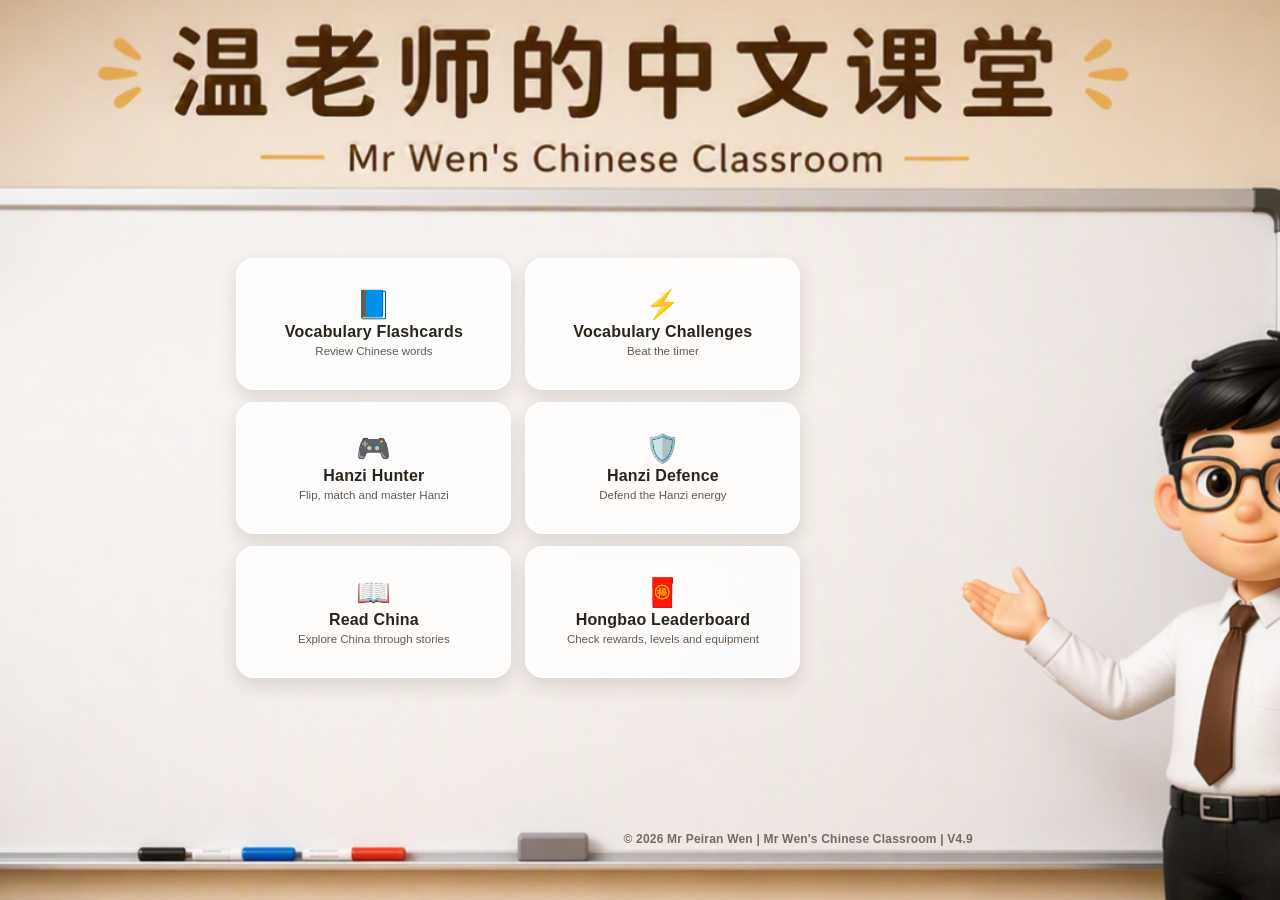
<file: index.html>
<!DOCTYPE html>
<html lang="en">
<head>
  <meta charset="UTF-8">
  <meta name="viewport" content="width=device-width, initial-scale=1.0, viewport-fit=cover">
  <meta name="apple-mobile-web-app-capable" content="yes">
  <meta name="apple-mobile-web-app-status-bar-style" content="default">
  <meta name="apple-mobile-web-app-title" content="Mr Wen's Classroom">
  <title>Mr Wen's Chinese Classroom</title>
  <script src="device-detection.js"></script>
  <link rel="icon" href="assets/images/favicon.ico" sizes="any">
  <link rel="icon" type="image/png" href="assets/images/favicon.png">
  <link rel="apple-touch-icon" href="assets/images/apple-touch-icon.png">
  <link rel="stylesheet" href="style.css">
</head>
<body>
  <main class="classroom-stage" aria-label="Mr Wen's Chinese Classroom homepage">
    <img class="classroom-image classroom-image-landscape" src="assets/images/classroom-home.png" alt="Mr Wen's Chinese Classroom homepage background">
    <img class="classroom-image classroom-image-portrait" src="assets/images/ios-bg.png" alt="Mr Wen's Chinese Classroom portrait homepage background">

    <section class="whiteboard-menu" aria-label="Classroom app menu">
      <a class="app-tile" href="vocab-flashcard/index.html">
        <span class="app-icon">📘</span>
        <span class="app-title">Vocabulary Flashcards</span>
        <span class="app-subtitle">Review Chinese words</span>
      </a>

      <a class="app-tile" href="vocab-challenge/index.html">
        <span class="app-icon">⚡</span>
        <span class="app-title">Vocabulary Challenges</span>
        <span class="app-subtitle">Beat the timer</span>
      </a>

      <a class="app-tile" href="hanzi-hunter/index.html">
        <span class="app-icon">🎮</span>
        <span class="app-title">Hanzi Hunter</span>
        <span class="app-subtitle">Flip, match and master Hanzi</span>
      </a>

      <a class="app-tile" href="hanzi-defence/index.html">
        <span class="app-icon">🛡️</span>
        <span class="app-title">Hanzi Defence</span>
        <span class="app-subtitle">Defend the Hanzi energy</span>
      </a>

      <a class="app-tile" href="read-china/index.html">
        <span class="app-icon">📖</span>
        <span class="app-title">Read China</span>
        <span class="app-subtitle">Explore China through stories</span>
      </a>

      <a class="app-tile" href="hongbao-app/index.html">
        <span class="app-icon">🧧</span>
        <span class="app-title">Hongbao Leaderboard</span>
        <span class="app-subtitle">Check rewards, levels and equipment</span>
      </a>
    </section>

    <div class="whiteboard-credit">© 2026 Mr Peiran Wen | Mr Wen's Chinese Classroom | V4.9</div>
  </main>
</body>
</html>
</file>
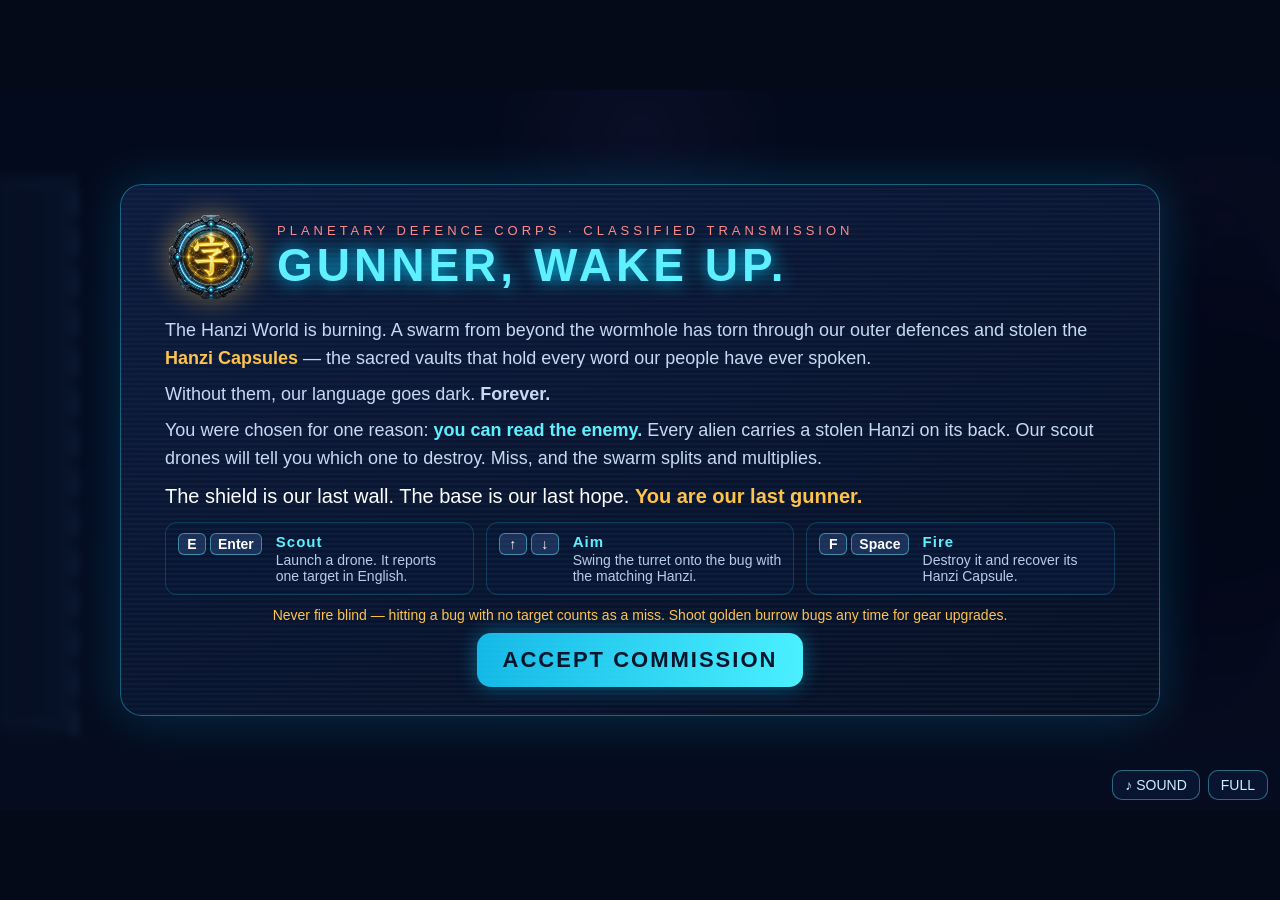
<file: hanzi-defence/index.html>
<!DOCTYPE html>
<html lang="en">
<head>
<meta charset="UTF-8">
<meta name="viewport" content="width=device-width, initial-scale=1">
<title>Hanzi Defence V1.5</title>
<link rel="icon" href="img/favicon.ico" sizes="any">
<link rel="icon" type="image/png" href="img/icon-192.png">
<link rel="apple-touch-icon" href="img/apple-touch-icon.png">
<link rel="stylesheet" href="style.css">
</head>
<body>
<div id="stage">
  <canvas id="game" width="1280" height="720"></canvas>

  <div id="intro" class="screen">
    <div class="intro-box">
      <div class="intro-head">
        <img src="img/logo.png" alt="" class="intro-logo">
        <div>
          <div class="intro-tag">PLANETARY DEFENCE CORPS · CLASSIFIED TRANSMISSION</div>
          <div class="intro-title">GUNNER, WAKE UP.</div>
        </div>
      </div>
      <div class="intro-story">
        <p>The Hanzi World is burning. A swarm from beyond the wormhole has torn through our outer defences and stolen the <b class="gold">Hanzi Capsules</b> — the sacred vaults that hold every word our people have ever spoken.</p>
        <p>Without them, our language goes dark. <b>Forever.</b></p>
        <p>You were chosen for one reason: <b class="cyan">you can read the enemy.</b> Every alien carries a stolen Hanzi on its back. Our scout drones will tell you which one to destroy. Miss, and the swarm splits and multiplies.</p>
        <p class="last">The shield is our last wall. The base is our last hope. <b class="gold">You are our last gunner.</b></p>
      </div>
      <div class="intro-ops">
        <div class="op"><span id="kScan"></span><div><b>Scout</b>Launch a drone. It reports one target in English.</div></div>
        <div class="op"><span id="kAim"></span><div><b>Aim</b>Swing the turret onto the bug with the matching Hanzi.</div></div>
        <div class="op"><span id="kFire"></span><div><b>Fire</b>Destroy it and recover its Hanzi Capsule.</div></div>
      </div>
      <div class="intro-warn">Never fire blind — hitting a bug with no target counts as a miss. Shoot golden burrow bugs any time for gear upgrades.</div>
      <button type="button" id="btnAccept" class="big-btn accept-btn">ACCEPT COMMISSION</button>
    </div>
  </div>

  <div id="menu" class="screen hidden">
    <div class="menu-box">
      <div class="title-row">
        <img src="img/logo.png" alt="Hanzi Defence logo" class="menu-logo">
        <div>
          <div class="logo">HANZI <span>DEFENCE</span></div>
          <div class="tag">Choose your planet, sector and missions, gunner.</div>
        </div>
      </div>
      <div class="menu-grid">
        <div class="col">
          <label>Planet</label>
          <div id="planetBox" class="planet-box"></div>
          <label>Sector</label>
          <select id="selTopic"></select>
          <label>Missions <small>(choose one or more)</small></label>
          <div id="listBox" class="list-box"></div>
          <div id="poolInfo" class="pool-info"></div>
        </div>
        <div class="col">
          <label>Threat Level</label>
          <div id="diffBox" class="diff-box">
            <button type="button" data-d="easy" class="diff on">Easy<small>10 capsules · 3 bugs</small></button>
            <button type="button" data-d="normal" class="diff">Normal<small>15 capsules · 4 bugs</small></button>
            <button type="button" data-d="hard" class="diff">Hard<small>20 capsules · 5 bugs</small></button>
          </div>
          <label>Controls</label>
          <div id="keySummary" class="keys"></div>
          <div class="btn-row">
            <button type="button" id="btnSettingsMenu" class="ghost-btn">⚙ Settings</button>
            <button type="button" id="btnStart" class="big-btn grow">LAUNCH DEFENCE</button>
          </div>
        </div>
      </div>
    </div>
  </div>

  <div id="brief" class="screen hidden">
    <div class="brief-box">
      <div class="brief-title">MISSION BRIEFING</div>
      <div id="briefWhere" class="brief-where"></div>
      <div id="briefText" class="brief-main"></div>
      <div id="briefKeys" class="brief-keys"></div>
      <div class="brief-note">Scout first, then fire. Hitting a bug with no target = −20 and it splits.</div>
      <button type="button" id="btnReady" class="big-btn ready-btn">I'M READY</button>
      <div id="readyHint" class="ready-hint"></div>
    </div>
  </div>

  <div id="pause" class="screen hidden">
    <div class="brief-box">
      <div class="brief-title">PAUSED</div>
      <div class="pause-btns">
        <button type="button" id="btnResume" class="big-btn">Resume</button>
        <button type="button" id="btnSettingsPause" class="ghost-btn">⚙ Settings</button>
        <button type="button" id="btnQuit" class="ghost-btn">Quit to Menu</button>
      </div>
    </div>
  </div>

  <div id="settings" class="screen hidden">
    <div class="set-box">
      <div class="brief-title">KEY SETTINGS</div>
      <div class="set-hint">Click a key box, then press the new key. Esc always pauses.</div>
      <table class="set-table">
        <thead><tr><th>Action</th><th>Main key</th><th>Backup key</th></tr></thead>
        <tbody id="setBody"></tbody>
      </table>
      <div id="setMsg" class="set-msg" aria-live="polite"></div>
      <div class="pause-btns">
        <button type="button" id="btnSetDefault" class="ghost-btn">Restore Defaults</button>
        <button type="button" id="btnSetDone" class="big-btn">Done</button>
      </div>
    </div>
  </div>

  <div id="results" class="screen hidden">
    <div class="res-box">
      <div id="resTitle" class="res-title"></div>
      <div id="resStars" class="res-stars"></div>
      <div id="resStats" class="res-stats"></div>
      <div class="wall-wrap">
        <div class="wall-col">
          <div class="wall-h">Recovered Capsules</div>
          <div id="wallGood" class="wall"></div>
        </div>
        <div class="wall-col">
          <div class="wall-h review">Needs Review</div>
          <div id="wallReview" class="wall"></div>
        </div>
      </div>
      <div id="detail" class="detail">Click a capsule to review it.</div>
      <div class="res-btns">
        <button type="button" id="btnAgain" class="big-btn">Play Again</button>
        <button type="button" id="btnPractise" class="big-btn amber">Practise Review Words</button>
        <button type="button" id="btnMenu" class="ghost-btn">Menu</button>
      </div>
    </div>
  </div>

  <div class="corner">
    <div id="soundPanel" class="sound-panel hidden">
      <div class="sp-row">
        <button type="button" id="tglMusic" class="tgl on" aria-pressed="true">Music</button>
        <input type="range" id="volMusic" min="0" max="100" value="55" aria-label="Music volume">
      </div>
      <div class="sp-row">
        <button type="button" id="tglSfx" class="tgl on" aria-pressed="true">Effects</button>
        <input type="range" id="volSfx" min="0" max="100" value="80" aria-label="Sound effects volume">
      </div>
    </div>
    <button type="button" id="btnSound" title="Sound">♪ SOUND</button>
    <button type="button" id="btnFull" title="Fullscreen">FULL</button>
  </div>
</div>
<script src="vocabulary-data.js"></script>
<script src="app.js"></script>
</body>
</html>
</file>
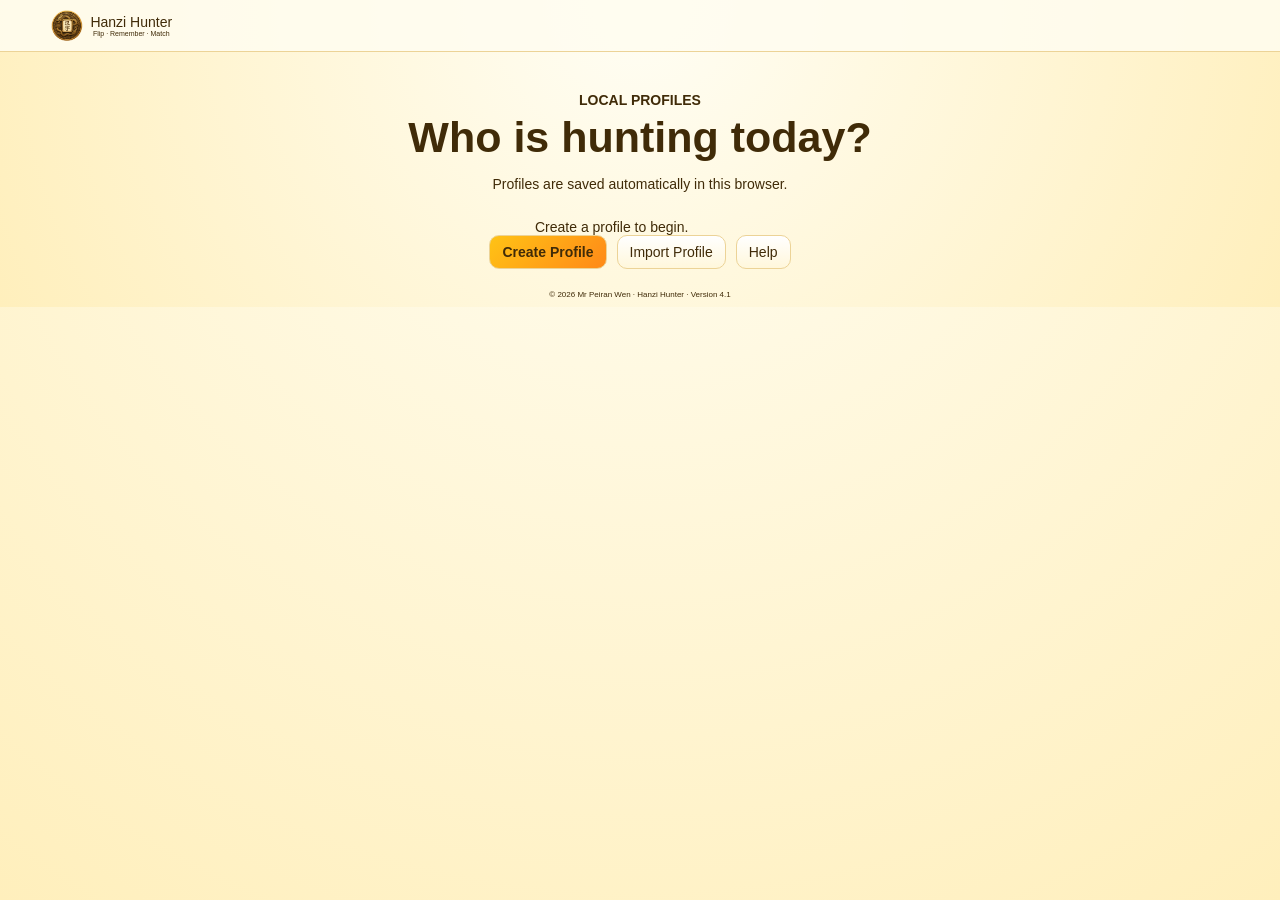
<file: hanzi-hunter/index.html>
<!doctype html><html lang="en-AU"><head><meta charset="utf-8"><meta name="viewport" content="width=device-width,initial-scale=1"><title>Hanzi Hunter V4.1</title><link rel="icon" href="img/icon-32.png"><link rel="stylesheet" href="style.css"></head><body><header><button id="logo" class="brand"><img src="img/logo.png"><span>Hanzi Hunter<small>Flip · Remember · Match</small></span></button><nav id="nav" class="hidden"><button id="recordsBtn">Records</button><button id="helpBtn">Help</button><button id="switchBtn">Switch Profile</button><span id="chip"></span></nav></header><main><section id="profiles" class="screen active"><div class="intro"><b>LOCAL PROFILES</b><h1>Who is hunting today?</h1><p>Profiles are saved automatically in this browser.</p></div><div id="profileGrid" class="profile-grid"></div><div class="actions"><button id="createBtn" class="primary">Create Profile</button><button id="importBtn">Import Profile</button><button id="profileHelpBtn">Help</button></div></section><section id="setup" class="screen"><div class="page-head"><div><b>NEW GAME</b><h1>Prepare your hunt</h1></div><button id="backBtn">Back</button></div><div id="setupRoot"></div><div class="start"><button id="startBtn" class="primary" disabled>Start Game</button></div></section><section id="spinner" class="screen"><div class="spinner-box panel"><b>STARTING PLAYER</b><h1>Choose the Starting Player</h1><div class="spin-row"><div id="sp1"></div><img id="arrow" tabindex="0" src="img/spinner.png"><div id="sp2"></div></div><button id="spinBtn" class="primary">Spin to Choose</button></div></section><section id="game" class="screen"><div class="game-shell"><aside id="left" class="info"></aside><section class="table"><div class="table-head"><div><b id="topicLabel"></b><small id="listLabel"></small></div><b id="turnLabel"></b><button id="endBtn">End Game</button></div><div id="board"></div></section><aside id="right" class="info"></aside></div></section></main><footer>© 2026 Mr Peiran Wen · Hanzi Hunter · Version 4.1</footer><dialog id="profileDlg"><form id="profileForm" class="modal profile-modal"><button type="button" class="close">×</button><h2 id="profileHeading"></h2><label>Name<input id="profileName" maxlength="24" placeholder="Enter profile name"></label><fieldset><legend>Choose an avatar</legend><div id="avatarGrid" class="avatar-grid"></div></fieldset><fieldset><legend>Year level</legend><div id="yearGrid" class="year-grid"></div></fieldset><button id="saveProfileBtn" class="primary" disabled>Save Profile</button></form></dialog><dialog id="starterDlg"><div class="modal centre"><h2><span id="starterName"></span> starts first!</h2><div class="actions"><button id="beginBtn" class="primary">Begin Game</button><button id="respinBtn">Re-spin</button></div></div></dialog><dialog id="timeoutDlg"><div class="modal centre"><h2>Time is up</h2><button id="timeoutOk" class="primary">OK · Switch Player</button></div></dialog><dialog id="helpDlg"><div class="modal"><button class="close">×</button><h2>How to Play</h2><p>Choose a profile and game settings, then match Hanzi with pinyin, English, or both.</p></div></dialog><dialog id="recordsDlg"><div class="modal"><button class="close">×</button><h2>Records</h2><div id="recordList"></div></div></dialog><dialog id="resultDlg"><div class="modal result-modal centre"><b id="resultEyebrow"></b><div id="resultHero"></div><div id="resultPlayers"></div><p id="resultReason"></p><div class="actions"><button id="againBtn" class="primary">Play Again</button><button id="changeBtn">Change Setup</button></div></div></dialog><input id="fileInput" type="file" accept=".json" hidden><script src="vocabulary-data.js"></script><script src="app.js"></script></body></html>
</file>
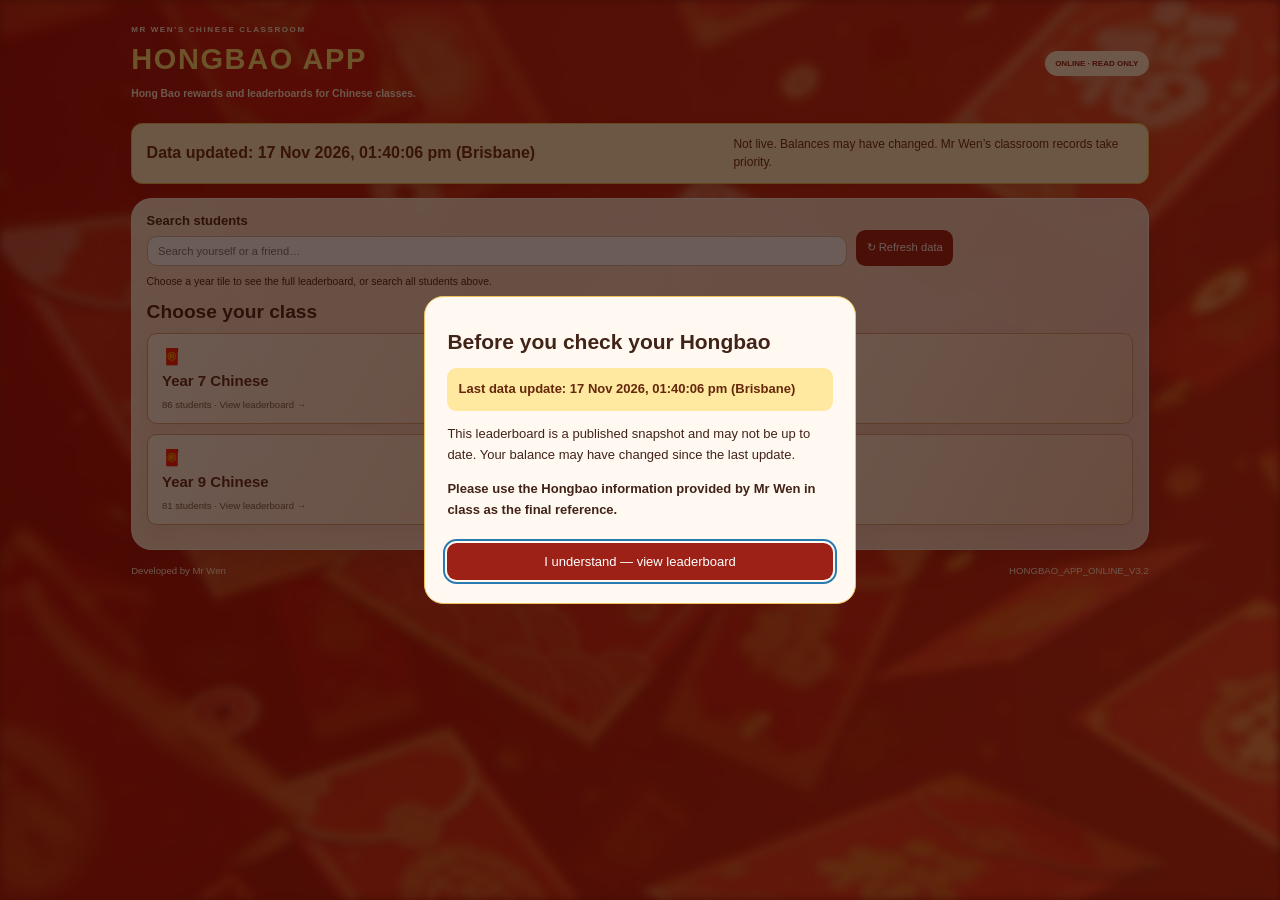
<file: hongbao-app/index.html>
<!doctype html><html lang="en-AU"><head><meta charset="utf-8"><meta name="viewport" content="width=device-width,initial-scale=1"><meta name="robots" content="noindex,nofollow"><title>HONGBAO APP ONLINE</title><link rel="stylesheet" href="styles/style.css?v=3.2"><script defer src="scripts/app.js?v=3.2"></script><link rel="icon" type="image/svg+xml" href="favicon.svg?v=3.2"></head><body><div class="background" aria-hidden="true"></div><main><header><div><p class="eyebrow">MR WEN’S CHINESE CLASSROOM</p><h1>HONGBAO APP</h1><p>Hong Bao rewards and leaderboards for Chinese classes.</p></div><span class="pill">ONLINE · READ ONLY</span></header><div class="data-strip"><span id="updated" role="status">Loading published data…</span><small>Not live. Balances may have changed. Mr Wen’s classroom records take priority.</small></div><section class="panel"><div class="toolbar"><div><label for="search">Search students</label><input id="search" type="search" maxlength="100" placeholder="Search yourself or a friend…" disabled autocomplete="off"></div><button id="refresh" type="button">↻ Refresh data</button></div><div id="localPreview" hidden><label for="localJson">Local preview: choose your exported JSON</label><input id="localJson" type="file" accept=".json,application/json"><p><small>This previews a file on this device only. It does not upload or change published data.</small></p></div><p id="status" role="status" aria-live="polite">Loading…</p><div class="boardheading"><button id="back" type="button" hidden>← All year levels</button><h2 id="boardTitle">Choose your class</h2></div><nav id="tiles" class="tiles" aria-label="Choose a year level"></nav><div id="results" class="results"></div></section><footer><span>Developed by Mr Wen</span><span>HONGBAO_APP_ONLINE_V3.2</span></footer></main><dialog id="dataNotice" aria-labelledby="noticeTitle"><h2 id="noticeTitle">Before you check your Hongbao</h2><p id="noticeTime" class="notice-time"></p><p>This leaderboard is a published snapshot and may not be up to date. Your balance may have changed since the last update.</p><p><strong>Please use the Hongbao information provided by Mr Wen in class as the final reference.</strong></p><button id="noticeOk" type="button" autofocus>I understand — view leaderboard</button></dialog><dialog id="detail"><button type="button" id="close" class="close" aria-label="Close details">✕</button><div id="detailBody"></div></dialog></body></html>
</file>
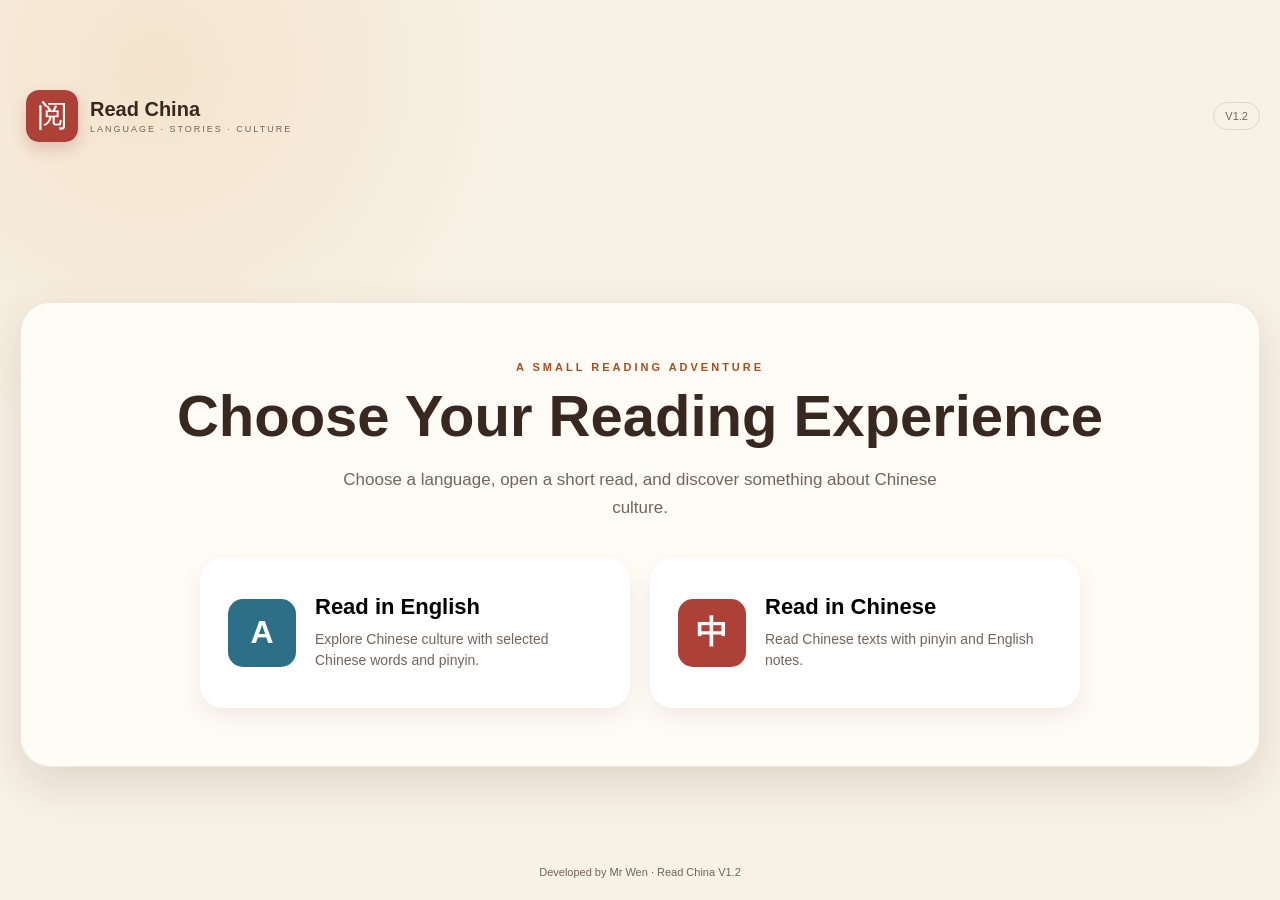
<file: read-china/index.html>
<!DOCTYPE html>
<html lang="en-AU">
<head>
  <meta charset="UTF-8">
  <meta name="viewport" content="width=device-width, initial-scale=1.0">
  <meta name="theme-color" content="#f7efe2">
  <title>Read China | Version 1.2</title>
  <link rel="icon" href="favicon.svg" type="image/svg+xml">
  <link rel="stylesheet" href="style.css">
</head>
<body>
  <div class="app-shell">
    <header class="topbar">
      <button class="brand" id="homeButton" type="button" aria-label="Return to home">
        <img class="brand-logo" src="favicon.svg" alt="Read China logo">
        <span><strong>Read China</strong><small>LANGUAGE · STORIES · CULTURE</small></span>
      </button>
      <span class="version">V1.2</span>
    </header>

    <main>
      <section class="screen active" id="welcomeScreen" aria-labelledby="welcomeTitle">
        <div class="welcome-card">
          <p class="eyebrow">A SMALL READING ADVENTURE</p>
          <h1 id="welcomeTitle">Choose Your Reading Experience</h1>
          <p class="intro">Choose a language, open a short read, and discover something about Chinese culture.</p>
          <div class="mode-grid">
            <button class="mode-card english" type="button" data-mode="en">
              <span class="mode-icon">A</span>
              <span class="mode-copy"><strong>Read in English</strong><small>Explore Chinese culture with selected Chinese words and pinyin.</small></span>
            </button>
            <button class="mode-card chinese" type="button" data-mode="zh">
              <span class="mode-icon hanzi">中</span>
              <span class="mode-copy"><strong>Read in Chinese</strong><small>Read Chinese texts with pinyin and English notes.</small></span>
            </button>
          </div>
        </div>
      </section>

      <section class="screen" id="shelfScreen" aria-labelledby="shelfTitle">
        <div class="section-heading">
          <button class="back-button" type="button" data-back="welcome">← Back</button>
          <p class="eyebrow">YOUR BOOKSHELF</p>
          <h2 id="shelfTitle">English Bookshelf</h2>
          <p id="shelfSubtitle">Choose a short read and begin exploring.</p>
        </div>
        <div class="bookshelf" id="bookshelf" aria-label="Reading bookshelf"></div>
      </section>

      <section class="screen" id="readerScreen" aria-labelledby="articleTitle">
        <div class="reader-top">
          <button class="back-button" type="button" data-back="shelf">← Back to Bookshelf</button>
          <div class="reader-tools" id="readerTools">
            <button class="tool-button selected" id="pinyinToggle" type="button" aria-pressed="true">Pinyin</button>
            <button class="tool-button selected" id="notesToggle" type="button" aria-pressed="true">English Notes</button>
            <button class="tool-button" id="fontButton" type="button" aria-label="Increase text size">A+</button>
          </div>
        </div>
        <article class="reader-paper" id="articleContainer">
          <header class="article-cover">
            <span class="article-emoji" id="articleEmoji"></span>
            <div class="cover-copy"><p class="article-category" id="articleCategory"></p><h2 id="articleTitle"></h2><p class="article-summary" id="articleSummary"></p></div>
          </header>
          <div class="article-body" id="articleBody"></div>
          <aside class="culture-note" id="cultureNote"></aside>
        </article>
      </section>
    </main>
    <footer>Developed by Mr Wen · Read China V1.2</footer>
  </div>
  <script src="data.js"></script>
  <script src="script.js"></script>
</body>
</html>
</file>
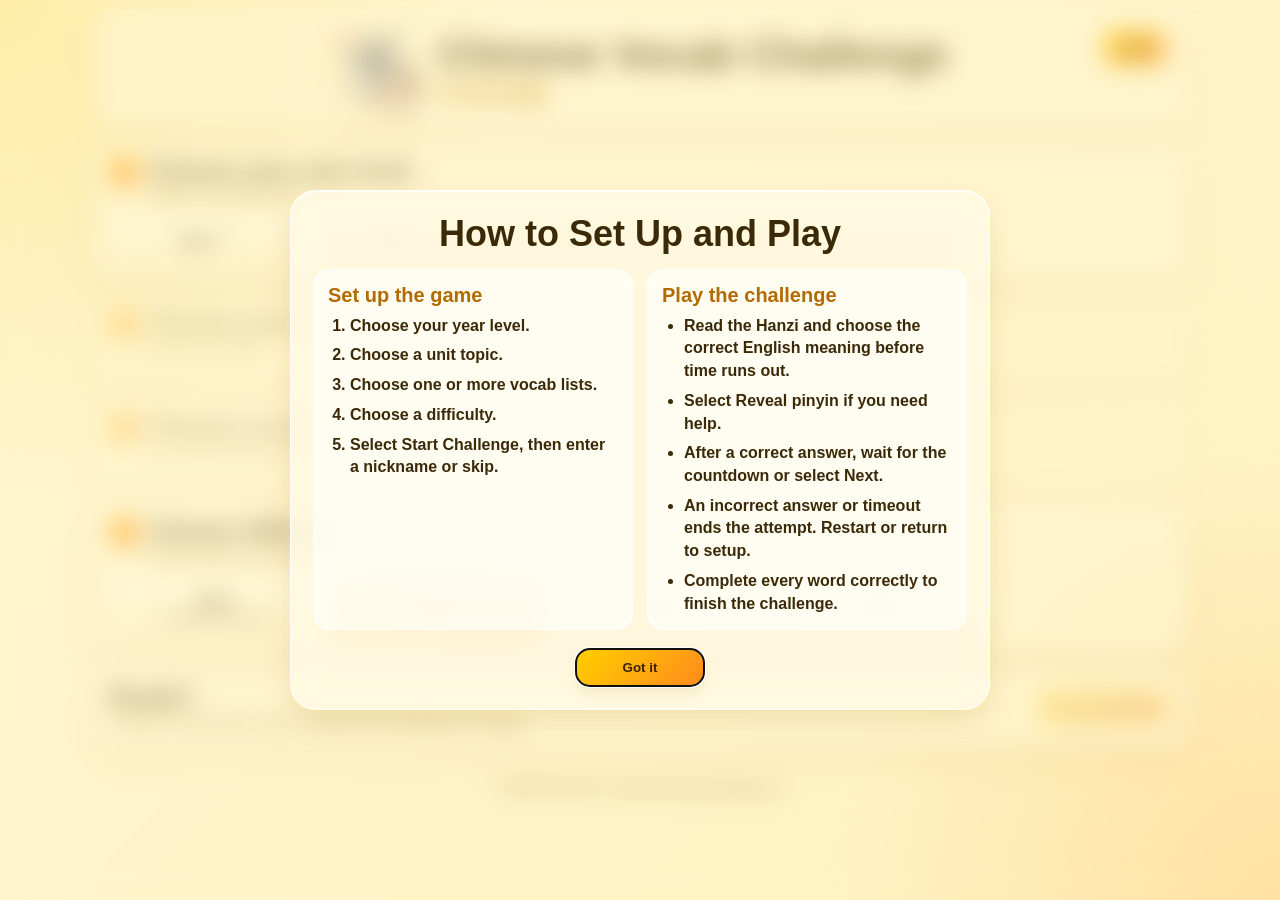
<file: vocab-challenge/index.html>
<!doctype html><html lang="en"><head><meta charset="utf-8"/><meta name="viewport" content="width=device-width, initial-scale=1"/><title>Chinese Vocab Challenge v2.1</title><link rel="stylesheet" href="challenge-style.css"/><link rel="icon" type="image/png" sizes="16x16" href="assets/icons/icon-16.png"/><link rel="icon" type="image/png" sizes="48x48" href="assets/icons/icon-48.png"/><link rel="icon" type="image/png" sizes="192x192" href="assets/icons/icon-192.png"/><link rel="apple-touch-icon" href="assets/icons/apple-touch-icon.png"/><link rel="manifest" href="site.webmanifest"/></head><body><main class="app-shell"><section id="setupScreen" class="screen screen-active"><header class="hero glass-panel"><img class="home-logo" src="assets/images/logo.png" alt="Chinese Vocab Challenge logo"/><div class="hero-title-block"><h1>Chinese Vocab Challenge</h1><div class="hero-badge chinese-text">中文词汇挑战</div></div><button id="helpBtn" class="help-btn" type="button" aria-haspopup="dialog">Help</button></header><section class="setup-grid linear-setup"><div class="setup-card glass-panel year-card"><div class="step-heading"><span>1</span><div><h2>Choose your year level</h2><p>Select one year level.</p></div></div><div id="yearButtons" class="choice-grid year-choice-grid"></div></div><div id="topicSection" class="setup-card glass-panel disabled-section"><div class="step-heading"><span>2</span><div><h2>Choose your unit topic</h2><p>Select one topic.</p></div></div><div id="topicButtons" class="choice-grid setup-choice-grid"></div></div><div id="listSection" class="setup-card glass-panel disabled-section"><div class="step-heading"><span>3</span><div><h2>Choose vocab list</h2><p>You can choose one or multiple lists.</p></div></div><div id="listButtons" class="choice-grid setup-choice-grid"></div></div><div class="setup-card glass-panel"><div class="step-heading"><span>4</span><div><h2>Choose difficulty</h2><p>Expert gives you less and less time for each word.</p></div></div><div id="difficultyButtons" class="choice-grid difficulty-choice-grid"></div></div></section><section class="launch-card glass-panel"><div><h2>Ready?</h2><p id="setupSummary">Choose a year level, topic, vocab list and difficulty to begin.</p></div><button id="startChallengeBtn" class="primary-action" type="button" disabled>Start Challenge</button></section><p id="dataStatus" class="data-status"></p></section><section id="gameScreen" class="screen"><header class="game-top glass-panel"><div><h1>Chinese Vocab Challenge</h1><p id="playerLine" class="player-line">Player: —</p><p id="challengeMeta"></p></div><button id="quitBtn" class="small-glass-btn" type="button">Back to Setup</button></header><section class="timer-panel glass-panel"><div><span>Word time</span><strong id="wordTimer">—</strong></div><div><span>Time used</span><strong id="elapsedTimer">00:00</strong></div></section><div class="progress-wrap" aria-label="Challenge progress"><div id="progressBar" class="progress-bar"></div></div><p id="progressText" class="progress-text">0/0</p><section class="question-card glass-panel"><div class="pinyin-slot"><button id="togglePinyinBtn" class="small-glass-btn pinyin-button" type="button">Reveal pinyin</button><div id="pinyinDisplay" class="pinyin-display chinese-text" aria-live="polite">—</div></div><div id="hanziDisplay" class="hanzi-display chinese-text">—</div></section><section id="optionGrid" class="option-grid"></section></section><section id="resultScreen" class="screen"><div class="result-card glass-panel"><div class="celebration">🎉</div><h1>Congratulations!</h1><p>You completed the challenge with 100% correct answers.</p><dl class="result-list"><div><dt>Nickname</dt><dd id="resultNickname">—</dd></div><div><dt>Date & Time</dt><dd id="resultDateTime">—</dd></div><div><dt>Year Level</dt><dd id="resultYear">—</dd></div><div><dt>Topic</dt><dd id="resultTopic">—</dd></div><div><dt>Vocab Lists</dt><dd id="resultLists">—</dd></div><div><dt>Difficulty</dt><dd id="resultDifficulty">—</dd></div><div><dt>Words Completed</dt><dd id="resultWords">—</dd></div><div><dt>Time Used</dt><dd id="resultTime">—</dd></div></dl><button id="resultRestartBtn" class="primary-action" type="button">Start Another Challenge</button></div></section></main><footer class="app-footer">© 2026 Peiran Wen · Chinese Vocab Challenge v2.1</footer><div id="helpModal" class="feedback-modal help-modal" role="dialog" aria-modal="true" aria-labelledby="helpTitle" hidden><div class="help-card glass-panel"><h2 id="helpTitle">How to Set Up and Play</h2><div class="help-content"><section><h3>Set up the game</h3><ol><li>Choose your year level.</li><li>Choose a unit topic.</li><li>Choose one or more vocab lists.</li><li>Choose a difficulty.</li><li>Select <strong>Start Challenge</strong>, then enter a nickname or skip.</li></ol></section><section><h3>Play the challenge</h3><ul><li>Read the Hanzi and choose the correct English meaning before time runs out.</li><li>Select <strong>Reveal pinyin</strong> if you need help.</li><li>After a correct answer, wait for the countdown or select <strong>Next</strong>.</li><li>An incorrect answer or timeout ends the attempt. Restart or return to setup.</li><li>Complete every word correctly to finish the challenge.</li></ul></section></div><button id="closeHelpBtn" class="primary-action help-got-it" type="button">Got it</button></div></div><div id="nicknameModal" class="feedback-modal" hidden><div class="nickname-card glass-panel"><h2>Choose a Nickname</h2><p class="nickname-message"><strong>Please type a nickname to start.</strong> Your nickname is only shown on this device during the challenge and on the result screen. It is not saved, stored, or sent anywhere. If you refresh or close the page, it disappears.</p><input id="nicknameInput" class="nickname-input" type="text" maxlength="20" placeholder="Type a nickname…" autocomplete="off"/><div class="nickname-actions"><button id="startWithNicknameBtn" class="primary-action" type="button">Start with Nickname</button><button id="skipNicknameBtn" class="small-glass-btn" type="button">Skip Nickname</button></div></div></div><div id="feedbackModal" class="feedback-modal" hidden><div id="feedbackCard" class="feedback-card glass-panel"><h2 id="feedbackTitle">—</h2><p id="feedbackMessage">—</p><div id="correctCountdown" class="countdown-pill" hidden>Next word in <strong id="countdownNumber">5</strong></div><button id="nextNowBtn" class="primary-action next-action" type="button" hidden>Next</button><button id="modalRestartBtn" class="primary-action danger-action" type="button" hidden>Restart Challenge</button><button id="modalSetupBtn" class="small-glass-btn setup-return-action" type="button" hidden>Return to Setup</button></div></div><script src="vocab-challenge-data.js"></script><script src="challenge-script.js"></script></body></html>
</file>
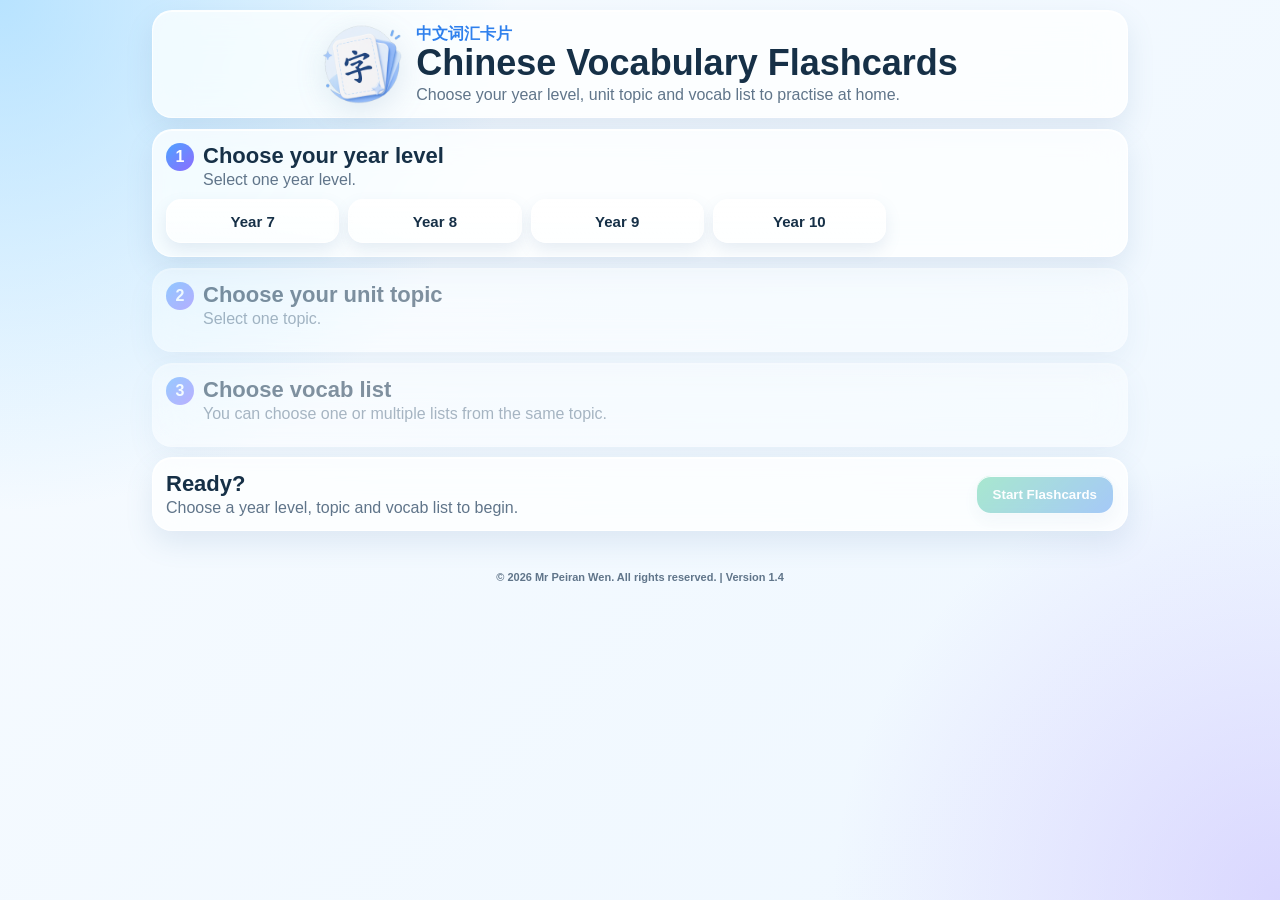
<file: vocab-flashcard/index.html>
<!doctype html>
<html lang="en">
<head>
  <meta charset="utf-8" />
  <meta name="viewport" content="width=device-width, initial-scale=1" />
  <title>Chinese Vocabulary Flashcards</title>
  <meta name="description" content="Chinese Vocabulary Flashcards for student home practice." />
  <link rel="stylesheet" href="flashcards-style.css" />
  <link rel="icon" href="images/favicon.ico" sizes="any" />
  <link rel="icon" type="image/png" sizes="32x32" href="images/icon-32.png" />
  <link rel="icon" type="image/png" sizes="192x192" href="images/icon-192.png" />
  <link rel="apple-touch-icon" href="images/apple-touch-icon.png" />
  <link rel="manifest" href="site.webmanifest" />
</head>
<body>
  <main class="app-shell">
    <section id="setupScreen" class="screen screen-active" aria-label="Flashcard setup">
      <header class="hero glass-panel">
        <img class="home-logo" src="images/logo.png" alt="Chinese Vocabulary Flashcards logo" />
        <div class="hero-title-block">
          <p class="hero-badge chinese-text">中文词汇卡片</p>
          <h1>Chinese Vocabulary Flashcards</h1>
          <p>Choose your year level, unit topic and vocab list to practise at home.</p>
        </div>
      </header>
      <section class="setup-grid linear-setup">
        <div class="setup-card glass-panel year-card">
          <div class="step-heading"><span>1</span><div><h2>Choose your year level</h2><p>Select one year level.</p></div></div>
          <div id="yearButtons" class="choice-grid year-choice-grid"></div>
        </div>
        <div id="topicSection" class="setup-card glass-panel disabled-section">
          <div class="step-heading"><span>2</span><div><h2>Choose your unit topic</h2><p>Select one topic.</p></div></div>
          <div id="topicButtons" class="choice-grid setup-choice-grid"></div>
        </div>
        <div id="listSection" class="setup-card glass-panel disabled-section">
          <div class="step-heading"><span>3</span><div><h2>Choose vocab list</h2><p>You can choose one or multiple lists from the same topic.</p></div></div>
          <div id="listButtons" class="choice-grid setup-choice-grid"></div>
        </div>
      </section>
      <section class="launch-card glass-panel">
        <div><h2>Ready?</h2><p id="setupSummary">Choose a year level, topic and vocab list to begin.</p></div>
        <button id="startFlashcardsBtn" class="primary-action" type="button" disabled>Start Flashcards</button>
      </section>
      <p id="dataStatus" class="data-status"></p>
    </section>
    <section id="flashcardScreen" class="screen" aria-label="Flashcard practice">
      <header class="game-top glass-panel">
        <div><h1>Chinese Vocabulary Flashcards</h1><p id="flashcardMeta"></p></div>
        <button id="backToSetupBtn" class="small-glass-btn" type="button">Back to Setup</button>
      </header>
      <div class="progress-wrap" aria-label="Flashcard progress"><div id="progressBar" class="progress-bar"></div></div>
      <p id="progressText" class="progress-text">0/0</p>
      <section class="flashcard-area">
        <button id="prevBtn" class="nav-btn glass-panel" type="button" aria-label="Previous card">←</button>
        <article class="flashcard-card glass-panel" aria-live="polite">
          <div class="card-top-row"><p id="cardNumber" class="card-number">Card 1 of 1</p><p id="listBadge" class="list-badge">Vocab List</p></div>
          <div id="cardContent" class="card-content">
            <div class="answer-zone pinyin-zone"><button id="revealPinyinBtn" class="small-glass-btn reveal-btn" type="button">Reveal pinyin</button><div id="pinyinDisplay" class="pinyin-display chinese-text" aria-live="polite"></div></div>
            <div id="hanziDisplay" class="hanzi-display chinese-text">字</div>
            <div class="answer-zone english-zone"><button id="revealEnglishBtn" class="small-glass-btn reveal-btn" type="button">Reveal English</button><div id="englishDisplay" class="english-display" aria-live="polite"></div></div>
          </div>
        </article>
        <button id="nextBtn" class="nav-btn glass-panel" type="button" aria-label="Next card">→</button>
      </section>
      <section class="practice-controls glass-panel">
        <button id="shuffleBtn" class="small-glass-btn" type="button">Shuffle Cards</button>
        <button id="restartBtn" class="small-glass-btn" type="button">Restart Set</button>
      </section>
    </section>
  </main>
  <footer class="app-footer">© 2026 Mr Peiran Wen. All rights reserved. | Version 1.4</footer>
  <script src="vocabulary-data.js"></script>
  <script src="flashcards-script.js"></script>
</body>
</html>
</file>
<file: style.css>
/* Mr Wen's Chinese Classroom Portal V4.8 */
*{margin:0;padding:0;box-sizing:border-box;font-family:"Century Gothic",Arial,sans-serif}
html,body{width:100%;height:100%}
body{min-height:100vh;overflow:hidden;background:#ead9c6}
.classroom-stage{position:relative;width:100vw;height:100vh;overflow:hidden;background:#ead9c6}
.classroom-image{position:absolute;inset:0;width:100%;height:100%;object-fit:cover;object-position:center center;display:block;user-select:none;pointer-events:none}
.classroom-image-portrait{display:none}
.whiteboard-menu{position:absolute;top:28%;left:18%;width:45%;height:48%;display:grid;grid-template-columns:repeat(2,minmax(170px,1fr));grid-template-rows:repeat(3,minmax(0,1fr));gap:12px 14px;padding:6px}
.app-tile{position:relative;overflow:hidden;min-height:68px;padding:8px 10px;display:flex;flex-direction:column;align-items:center;justify-content:center;gap:4px;text-align:center;text-decoration:none;color:#2b241d;background:rgba(255,255,255,.84);border:1px solid rgba(255,255,255,.95);border-radius:18px;box-shadow:0 8px 18px rgba(63,45,28,.14);backdrop-filter:blur(8px);-webkit-backdrop-filter:blur(8px);cursor:pointer;transition:transform .22s ease,box-shadow .22s ease,background .22s ease,border-color .22s ease}
.app-tile:hover{transform:translateY(-5px) scale(1.02);background:rgba(255,255,255,.95);border-color:rgba(255,188,78,.9);box-shadow:0 14px 28px rgba(63,45,28,.20)}
.app-tile:active{transform:translateY(-2px) scale(1.01)}
.app-icon{font-size:1.75rem;line-height:1}
.app-title{font-size:1rem;font-weight:700;letter-spacing:.2px}
.app-subtitle{font-size:.72rem;font-weight:500;color:#6a5747}
.coming-soon{opacity:.55;cursor:default;filter:grayscale(1)}
.coming-soon:hover,.coming-soon:active{transform:none;background:rgba(236,236,236,.82);border-color:rgba(220,220,220,.95);box-shadow:0 8px 18px rgba(63,45,28,.10)}
.whiteboard-credit{position:absolute;right:24%;bottom:6%;color:rgba(80,65,55,.76);font-size:12px;font-weight:800;letter-spacing:.2px;text-align:right;white-space:nowrap;background:none;border:none;box-shadow:none;padding:0;pointer-events:none}
@media(max-width:900px){body{overflow:auto}.whiteboard-menu{top:27%;left:13%;width:58%;height:auto;grid-template-columns:1fr;grid-template-rows:none;gap:8px;padding:4px}.app-tile{min-height:58px;padding:7px 8px;border-radius:16px}.app-icon{font-size:1.3rem}.app-title{font-size:.78rem}.app-subtitle{font-size:.62rem}.whiteboard-credit{right:12%;bottom:8%;width:auto;font-size:.55rem;background:none;border:none;box-shadow:none;padding:0}}
html.ios-device.portrait-mode,html.ios-device.portrait-mode body{min-height:100%;overflow:hidden;background:#ead9c6}
html.ios-device.portrait-mode *{font-family:-apple-system,BlinkMacSystemFont,"SF Pro Display","SF Pro Text","Helvetica Neue",Arial,sans-serif;-webkit-tap-highlight-color:transparent}
html.ios-device.portrait-mode .classroom-stage{width:100vw;height:100vh;height:100svh}
html.ios-device.portrait-mode .classroom-image-landscape{display:none}
html.ios-device.portrait-mode .classroom-image-portrait{display:block;object-fit:cover;object-position:center top}
html.ios-device.portrait-mode .whiteboard-menu{top:32.5%;left:20.5%;width:47%;height:36%;display:grid;grid-template-columns:repeat(2,minmax(0,1fr));grid-template-rows:repeat(3,minmax(0,1fr));gap:clamp(6px,1.4vw,10px);padding:0}
html.ios-device.portrait-mode .app-tile{min-width:0;min-height:0;padding:clamp(4px,1.1vw,8px);gap:clamp(2px,.5vw,4px);border-radius:clamp(12px,2.5vw,18px);box-shadow:0 5px 14px rgba(63,45,28,.14);touch-action:manipulation}
html.ios-device.portrait-mode .app-tile:hover{transform:none;background:rgba(255,255,255,.84);border-color:rgba(255,255,255,.95);box-shadow:0 5px 14px rgba(63,45,28,.14)}
html.ios-device.portrait-mode .app-tile:active{transform:scale(.98)}
html.ios-device.portrait-mode .coming-soon:hover,html.ios-device.portrait-mode .coming-soon:active{transform:none;background:rgba(236,236,236,.82);border-color:rgba(220,220,220,.95);box-shadow:0 5px 14px rgba(63,45,28,.10)}
html.ios-device.portrait-mode .app-icon{font-size:clamp(1rem,3.8vw,1.8rem)}
html.ios-device.portrait-mode .app-title{font-size:clamp(.58rem,2.2vw,.92rem);line-height:1.06}
html.ios-device.portrait-mode .app-subtitle{font-size:clamp(.46rem,1.65vw,.7rem);line-height:1.06}
html.ios-device.portrait-mode .whiteboard-credit{left:20.5%;right:auto;bottom:21.5%;width:47%;max-width:47%;overflow:hidden;text-overflow:ellipsis;font-size:clamp(.42rem,1.35vw,.62rem);font-weight:700;text-align:center}
</file>
<file: hanzi-defence/style.css>
*{box-sizing:border-box;margin:0;padding:0}
html,body{width:100%;height:100%;background:#050a18;overflow:hidden;font-family:"Century Gothic","Segoe UI",Arial,sans-serif;color:#e6f4ff}
#stage{position:absolute;left:50%;top:50%;width:1280px;height:720px;transform-origin:center center}
canvas{position:absolute;inset:0;width:1280px;height:720px;display:block}
.screen{position:absolute;inset:0;display:flex;align-items:center;justify-content:center;background:rgba(4,10,28,.84);backdrop-filter:blur(3px)}
.hidden{display:none!important}
b.gold{color:#ffc24a} b.cyan{color:#5ff0ff}
.intro-box{width:1040px;padding:26px 44px 28px;border-radius:22px;border:1px solid #2fd6ff66;background:linear-gradient(160deg,#0d1b3d,#070f24);box-shadow:0 0 50px #00c8ff33;position:relative;overflow:hidden}
.intro-box::before{content:"";position:absolute;inset:0;background:repeating-linear-gradient(0deg,rgba(95,240,255,.035) 0 2px,transparent 2px 5px);pointer-events:none}
.intro-head{display:flex;align-items:center;gap:20px}
.intro-logo{width:92px;height:92px;filter:drop-shadow(0 0 14px #ffc24a77)}
.intro-tag{font-size:13px;letter-spacing:4px;color:#ff8a8a;animation:blinkTag 1.4s steps(2) infinite}
@keyframes blinkTag{50%{opacity:.45}}
.intro-title{font-size:46px;font-weight:800;letter-spacing:4px;color:#5ff0ff;text-shadow:0 0 18px #00d0ff}
.intro-story{margin-top:14px;font-size:18px;line-height:1.55;color:#c9d9f2}
.intro-story p{margin-bottom:8px}
.intro-story p.last{font-size:20px;color:#fff}
.intro-ops{display:grid;grid-template-columns:repeat(3,1fr);gap:12px;margin-top:10px}
.op{display:flex;gap:10px;align-items:flex-start;padding:10px 12px;border-radius:12px;background:#081633;border:1px solid #2fd6ff33;font-size:14px;color:#b9cbe6}
.op b{display:block;color:#5ff0ff;font-size:15px;letter-spacing:1px;margin-bottom:2px}
.op span{white-space:nowrap}
.intro-warn{margin-top:12px;font-size:14px;color:#ffc24a;text-align:center}
.accept-btn{display:block;margin:16px auto 0;font-size:24px;padding:15px 56px;animation:readyPulse 1.6s ease-in-out infinite}
.menu-box{width:1040px;padding:20px 40px 26px;border:1px solid #2fd6ff55;border-radius:22px;background:linear-gradient(160deg,#0d1b3d,#0a1229);box-shadow:0 0 40px #00c8ff33}
.title-row{display:flex;align-items:center;justify-content:center;gap:22px;margin-bottom:12px}
.menu-logo{width:104px;height:104px;filter:drop-shadow(0 0 14px #ffc24a66) drop-shadow(0 0 20px #00d0ff44);animation:logoGlow 4s ease-in-out infinite}
@keyframes logoGlow{0%,100%{transform:scale(1)}50%{transform:scale(1.04)}}
.logo{font-size:52px;font-weight:800;letter-spacing:6px;color:#5ff0ff;text-shadow:0 0 18px #00d0ff}
.logo span{color:#ffc24a;text-shadow:0 0 18px #ff9d00}
.tag{color:#9fb6d8;margin-top:4px}
.menu-grid{display:grid;grid-template-columns:1.1fr 1fr;gap:32px}
.col{display:flex;flex-direction:column;gap:7px}
label{font-size:14px;letter-spacing:2px;color:#5ff0ff;text-transform:uppercase;margin-top:5px}
label small{text-transform:none;letter-spacing:0;color:#7f93b5}
select{font:inherit;font-size:17px;padding:9px 12px;border-radius:10px;border:1px solid #2fd6ff66;background:#081633;color:#fff}
.planet-box{display:grid;grid-template-columns:repeat(4,1fr);gap:8px}
.planet{font:inherit;cursor:pointer;padding:8px 4px 7px;border-radius:12px;border:2px solid #2fd6ff33;background:#081633;color:#cfe;display:flex;flex-direction:column;align-items:center;gap:3px}
.planet .orb{width:30px;height:30px;border-radius:50%;box-shadow:inset -6px -6px 10px rgba(0,0,0,.45),0 0 10px var(--c)}
.planet .pn{font-weight:800;font-size:14px}
.planet .pz{font-family:"Microsoft YaHei","微软雅黑",sans-serif;font-size:13px;color:#ffc24a}
.planet small{font-size:11px;color:#7f93b5}
.planet.on{border-color:#5ff0ff;background:#0f3355;box-shadow:0 0 14px #00d0ff55}
.list-box{max-height:140px;overflow:auto;display:flex;flex-direction:column;gap:6px;padding:8px;border-radius:10px;background:#081633;border:1px solid #2fd6ff33}
.list-box label.item{display:flex;gap:10px;align-items:center;text-transform:none;letter-spacing:0;color:#e6f4ff;font-size:16px;margin:0;cursor:pointer}
.list-box label.item small{color:#7f93b5}
.list-box input{width:18px;height:18px;accent-color:#2fd6ff}
.pool-info{font-size:14px;color:#9fb6d8;min-height:18px}
.pool-info.bad{color:#ff8a8a}
.diff-box{display:flex;gap:10px}
.diff{flex:1;font:inherit;font-size:18px;font-weight:700;padding:12px 6px;border-radius:12px;border:2px solid #2fd6ff44;background:#081633;color:#cfe;cursor:pointer;display:flex;flex-direction:column;align-items:center;gap:4px}
.diff small{font-size:12px;font-weight:400;color:#8fa6c8}
.diff.on{border-color:#5ff0ff;background:#0f3355;box-shadow:0 0 14px #00d0ff66;color:#fff}
.keys{display:flex;flex-direction:column;gap:6px;font-size:16px;padding:10px 12px;background:#081633;border-radius:10px;border:1px solid #2fd6ff33}
.keys small{color:#7f93b5}
kbd{display:inline-block;min-width:28px;text-align:center;padding:2px 7px;margin-right:4px;border-radius:6px;background:#1b2f57;border:1px solid #5ff0ff77;font-family:inherit;font-weight:700;color:#fff}
.btn-row{display:flex;gap:12px;align-items:stretch}
.btn-row .ghost-btn{white-space:nowrap}
.grow{flex:1}
.big-btn{font:inherit;font-size:22px;font-weight:800;letter-spacing:2px;padding:14px 26px;border:none;border-radius:14px;background:linear-gradient(90deg,#14b8e6,#4af0ff);color:#04122a;cursor:pointer;margin-top:10px;box-shadow:0 0 20px #00d0ff66}
.big-btn:hover{filter:brightness(1.1)}
.big-btn:disabled{opacity:.35;cursor:not-allowed}
.big-btn.amber{background:linear-gradient(90deg,#ff9d00,#ffd25a)}
.ghost-btn{font:inherit;font-size:18px;padding:12px 22px;border-radius:14px;border:1px solid #5ff0ff88;background:transparent;color:#cfefff;cursor:pointer;margin-top:10px}
.ghost-btn:hover{background:#5ff0ff18}
button:focus-visible,select:focus-visible,input:focus-visible{outline:3px solid #ffd25a;outline-offset:2px}
.brief-box{text-align:center;padding:36px 60px;border-radius:22px;border:1px solid #2fd6ff55;background:#0b1733ee;max-width:1000px}
.brief-title{font-size:20px;letter-spacing:6px;color:#5ff0ff}
.brief-where{margin-top:10px;font-size:16px;color:#9fb6d8}
.brief-main{font-size:44px;font-weight:800;color:#ffc24a;margin:10px 0 16px;text-shadow:0 0 16px #ff9d0088}
.brief-keys{display:flex;justify-content:center;gap:26px;font-size:17px;color:#cfe}
.brief-note{margin-top:14px;font-size:15px;color:#ff9f9f}
.ready-btn{margin-top:22px;font-size:26px;padding:16px 54px;animation:readyPulse 1.6s ease-in-out infinite}
@keyframes readyPulse{0%,100%{box-shadow:0 0 16px #00d0ff66}50%{box-shadow:0 0 34px #00e5ffcc}}
.ready-hint{margin-top:10px;font-size:14px;color:#7f93b5}
.pause-btns{display:flex;gap:16px;justify-content:center;margin-top:16px}
.set-box{width:660px;text-align:center;padding:26px 40px;border-radius:22px;border:1px solid #2fd6ff55;background:#0b1733f5}
.set-hint{color:#9fb6d8;margin:8px 0 12px;font-size:15px}
.set-table{width:100%;border-collapse:separate;border-spacing:0 7px;font-size:17px}
.set-table th{font-size:12px;letter-spacing:2px;text-transform:uppercase;color:#7fd8ff;text-align:left;padding:0 10px}
.set-table td{padding:0 10px;text-align:left}
.keybtn{font:inherit;font-weight:700;font-size:16px;min-width:130px;padding:8px 12px;border-radius:10px;border:1px solid #5ff0ff66;background:#081633;color:#fff;cursor:pointer}
.keybtn.wait{border-color:#ffd25a;background:#3a2c0a;color:#ffd25a}
.keybtn.empty{color:#5f7396}
.set-msg{min-height:24px;color:#ffd25a;font-size:15px;margin-top:4px}
.res-box{width:1060px;padding:24px 34px;border-radius:22px;border:1px solid #2fd6ff55;background:linear-gradient(160deg,#0d1b3d,#0a1229)}
.res-title{font-size:42px;font-weight:800;text-align:center;letter-spacing:4px}
.res-title.win{color:#5ff0ff;text-shadow:0 0 18px #00d0ff}
.res-title.lose{color:#ff8a8a;text-shadow:0 0 18px #ff4d4d88}
.res-stars{text-align:center;font-size:44px;letter-spacing:10px;color:#ffc24a;margin:4px 0}
.res-stars .off{color:#2a3a5a}
.res-stats{display:flex;justify-content:center;flex-wrap:wrap;gap:8px 26px;font-size:17px;color:#b9cbe6;margin-bottom:12px}
.res-stats b{color:#fff;font-size:20px}
.res-stats .bonus b{color:#7dffb0}
.wall-wrap{display:grid;grid-template-columns:3fr 2fr;gap:20px}
.wall-h{font-size:14px;letter-spacing:2px;text-transform:uppercase;color:#ffc24a;margin-bottom:8px}
.wall-h.review{color:#ff9f9f}
.wall{display:flex;flex-wrap:wrap;gap:12px;max-height:190px;overflow:auto;padding:12px;border-radius:12px;background:#081633;min-height:80px;align-content:flex-start}
.cap{position:relative;font-family:"Microsoft YaHei","微软雅黑",sans-serif;font-size:26px;font-weight:400;min-width:78px;padding:6px 22px;border-radius:999px;cursor:pointer;
border:2px solid #ffe2a0;color:#3a1d00;background:linear-gradient(180deg,#ffe3a0 0%,#ffbf45 45%,#f39a12 100%);
box-shadow:inset 0 3px 4px rgba(255,255,255,.55),inset 0 -5px 8px rgba(140,70,0,.3),0 0 12px #ffb52e55}
.cap:hover{filter:brightness(1.08)}
.cap.rv{border-color:#ffc9c9;color:#40000a;background:linear-gradient(180deg,#ffc4c4 0%,#f08a8f 45%,#d65a64 100%);
box-shadow:inset 0 3px 4px rgba(255,255,255,.55),inset 0 -5px 8px rgba(110,0,15,.3),0 0 12px #ff6b7a44}
.cap .n{position:absolute;top:-9px;right:-6px;font-family:"Century Gothic",sans-serif;font-size:12px;background:#04122a;color:#fff;border-radius:10px;padding:1px 6px}
.empty{color:#61779c;font-size:15px}
.detail{margin-top:12px;min-height:58px;padding:10px 16px;border-radius:12px;background:#0f2348;display:flex;align-items:center;gap:24px;font-size:17px;color:#b9cbe6}
.detail .h{font-family:"Microsoft YaHei","微软雅黑",sans-serif;font-size:36px;color:#fff}
.detail .p{font-size:20px;color:#5ff0ff}
.res-btns{display:flex;gap:14px;justify-content:center;margin-top:6px}
.corner{position:absolute;right:12px;bottom:10px;display:flex;gap:8px;z-index:6;align-items:flex-end}
.corner>button{font:inherit;font-size:14px;padding:6px 12px;border-radius:10px;border:1px solid #5ff0ff66;background:#0a1633dd;color:#cfefff;cursor:pointer}
.sound-panel{position:absolute;right:0;bottom:42px;width:250px;padding:12px;border-radius:12px;border:1px solid #5ff0ff66;background:#0a1633f2;display:flex;flex-direction:column;gap:10px;box-shadow:0 0 20px #00000088}
.sp-row{display:flex;align-items:center;gap:10px}
.tgl{font:inherit;font-size:13px;font-weight:700;width:76px;padding:6px 0;border-radius:8px;border:1px solid #3a4a6a;background:#14203a;color:#7f93b5;cursor:pointer}
.tgl.on{border-color:#5ff0ff;background:#0f3355;color:#fff}
.sp-row input{flex:1;accent-color:#5ff0ff}
</file>
<file: hanzi-hunter/style.css>
:root{--ink:#402b08;--orange:#ff9414;--line:#ecd397;--muted:#83704d}*{box-sizing:border-box}html,body{margin:0;min-height:100%;font:14px "Century Gothic","Segoe UI",Arial,sans-serif;color:var(--ink);background:radial-gradient(circle at 50% 0,#fffef5,#ffefbc)}button,input{font:inherit}button{border:1px solid var(--line);border-radius:10px;padding:8px 12px;background:linear-gradient(#fff,#fff7db);cursor:pointer;color:var(--ink)}.primary,.selected{background:linear-gradient(135deg,#ffc315,#ff8918);font-weight:700}.hidden,#fileInput{display:none!important}header{height:52px;padding:5px 3vw;display:flex;justify-content:space-between;align-items:center;background:#fffdf0dc;border-bottom:1px solid var(--line)}.brand{display:flex;align-items:center;gap:6px;background:none;border:0}.brand img{width:34px;height:34px}.brand small{display:block;font-size:7px}nav{display:flex;gap:7px;align-items:center}#chip{display:flex;align-items:center;gap:6px}.chip-avatar{width:25px;height:25px;border-radius:50%;object-fit:cover;object-position:center 23%}main{max-width:1250px;margin:auto;padding:13px 3vw}.screen{display:none}.screen.active{display:block}.intro{text-align:center;margin:3vh 0}.intro h1,.page-head h1{font-size:clamp(25px,4vw,43px);margin:5px}.profile-grid{display:grid;grid-template-columns:repeat(auto-fit,210px);justify-content:center;gap:18px}.profile-card,.panel,.step,.info,.table{background:#fffdf3e8;border:1px solid var(--line);border-radius:16px;box-shadow:0 12px 30px #68481518}.profile-card{width:210px;min-height:320px;padding:20px 16px;display:flex;flex-direction:column;align-items:center;text-align:center}.profile-avatar{width:112px;height:112px;border-radius:50%;object-fit:cover;object-position:center 23%;border:4px solid #fff;box-shadow:0 0 0 2px #efc65d}.year-tag{padding:4px 9px;background:#fff0b9;border-radius:999px}.profile-card .primary{margin-top:20px}.actions,.mini{display:flex;gap:10px;flex-wrap:wrap;justify-content:center}.mini{margin-top:12px}.page-head{display:flex;justify-content:space-between}.step{padding:11px;margin:9px}.step-head{display:flex;gap:8px}.step-no{width:23px;height:23px;display:grid;place-items:center;border-radius:50%;background:var(--orange);color:#fff}.choices{display:grid;grid-template-columns:repeat(auto-fit,minmax(115px,1fr));gap:7px;margin-top:8px}.choice{min-height:48px;font-size:12px;font-weight:700}.choice small{display:block;font-size:8px}.choice:disabled{background:#e8e6e1!important;border-color:#d1cdc5!important;color:#918c84!important;opacity:.78;cursor:not-allowed;box-shadow:none}.choice:disabled small{color:#918c84}.guest-input{grid-column:1/-1;padding:10px;border:1px solid #d6bd7e;border-radius:10px}.start{text-align:center}.spinner-box{max-width:700px;margin:auto;padding:30px;text-align:center}.spin-row{display:grid;grid-template-columns:1fr 195px 1fr;align-items:center;gap:14px;margin:28px}.spin-row>div{padding:12px;background:#fff6d8;border-radius:12px}#arrow{width:100%;transform:rotate(180deg);transform-origin:47.85% 48.46%;cursor:pointer}#arrow.go{animation:spin 2.2s ease-out}@keyframes spin{to{transform:rotate(var(--end))}}.game-shell{height:calc(100vh - 83px);display:grid;grid-template-columns:175px minmax(0,1fr) 175px;gap:8px}.info{text-align:center;padding:13px}.player-avatar{width:62px;height:62px;border-radius:50%;object-fit:cover;object-position:center 23%}.info.active{background:linear-gradient(145deg,#dff8f7,#9edfdc);border:3px solid #238f9b}.info.active>b{display:inline-block;padding:5px 10px;border-radius:999px;background:#167883;color:#fff}.info.waiting{background:#eee9de}.points,.metric{padding:11px;border-bottom:1px solid #dac692}.points small,.metric small{display:block;font-size:9px;font-weight:700}.points strong{display:block;font-size:40px;color:#d97900}.table{padding:7px;display:flex;flex-direction:column;overflow:hidden}.table-head{min-height:42px;display:grid;grid-template-columns:1fr auto auto;gap:10px;align-items:center}#board{position:relative;flex:1;overflow:hidden}.card{position:absolute;border:0;padding:0;background:none;perspective:1300px}.inner{position:absolute;inset:0;transform-style:preserve-3d;transition:transform .5s}.card.flipped .inner{transform:rotateY(180deg)}.face{position:absolute;inset:0;display:flex;align-items:center;justify-content:center;background:center/contain no-repeat;backface-visibility:hidden}.back{background-image:url('img/card-back.png')}.front{background-image:url('img/card-front.png');transform:rotateY(180deg)}.text{display:flex;align-items:center;justify-content:center;width:76%;height:60%;overflow:hidden;text-align:center;line-height:1.08}.text.two-lines{white-space:normal!important}.card.gone{visibility:hidden}.card[data-type=hanzi] .text,.card[data-type=pinyin] .text{font-family:"Microsoft YaHei","微软雅黑",sans-serif;font-weight:400}.card[data-type=english] .text{font-family:"Century Gothic",Arial,sans-serif;white-space:nowrap}.modal{width:min(440px,92vw);padding:20px;background:#fffdf4}.profile-modal{width:min(660px,94vw);max-height:90vh;overflow:auto}.close{float:right;border-radius:50%}.profile-modal label{display:flex;flex-direction:column;gap:7px;font-weight:700}.profile-modal input{min-height:44px;padding:11px;border:1.5px solid #d9bd74;border-radius:11px}fieldset{border:0;padding:0;margin:20px 0}.avatar-grid{display:grid;grid-template-columns:repeat(4,1fr);gap:10px}.avatar-option{position:relative;padding:5px}.avatar-option img{width:100%;aspect-ratio:1;object-fit:cover;object-position:center 23%;border-radius:10px}.avatar-option.selected{border:3px solid #ff8d12}.avatar-option.selected:after{content:'✓';position:absolute;right:7px;top:7px;width:22px;height:22px;display:grid;place-items:center;border-radius:50%;background:#ff8d12;color:#fff}.year-grid{display:grid;grid-template-columns:repeat(4,1fr);gap:8px}.year-option.selected{background:linear-gradient(135deg,#ffc315,#ff8918)}.centre{text-align:center}.result-modal{width:min(650px,94vw)}.winner-avatar{width:115px;height:115px;border-radius:50%;object-fit:cover;object-position:center 23%}.result-players{display:grid;grid-template-columns:1fr 1fr;gap:12px}.result-player{padding:14px;border:1px solid var(--line);border-radius:14px}.result-player.winner{background:#ffe49a;border:2px solid #f09a00}.result-player img{width:62px;height:62px;border-radius:50%;object-fit:cover;object-position:center 23%}dialog{border:0;border-radius:17px}footer{text-align:center;font-size:8px;padding:8px}

/* V4.1 targeted additions only: preserve V4 presentation */
.profile-grid{align-items:start;max-width:1100px;margin:auto}.profile-card{box-shadow:0 12px 30px #68481518}.profile-avatar{border:4px solid #fff;box-shadow:0 0 0 2px #efc65d,0 8px 16px #68481520}.profile-card h3{margin:15px 0 7px}.profile-actions{margin:34px}.choice{min-height:38px}.choice:disabled{min-height:48px;background:#e8e6e1!important;border-color:#d1cdc5!important;color:#918c84!important;opacity:.78;cursor:not-allowed;box-shadow:none!important}.choice:disabled small{color:#918c84!important}.info{overflow:auto;transition:.18s}.player-avatar{border:3px solid #fff;box-shadow:0 0 0 2px #ddb554}.info.active{box-shadow:0 0 0 4px #238f9b24}.result-player.winner{background:linear-gradient(145deg,#fff6c8,#ffd978)}#resultReason{font-weight:700;color:#167883}.record{padding:10px 0;border-bottom:1px solid var(--line)}dialog::backdrop{background:#3e321d66}
</file>
<file: hongbao-app/styles/style.css>
*{box-sizing:border-box}body{margin:0;font-family:"Century Gothic",Arial,sans-serif;color:#422318;background:#8e130c}.background{position:fixed;inset:0;background:linear-gradient(120deg,#9d0807b0,#e44e2480),url('../images/bg.png') center/cover;filter:blur(4px);z-index:-1}main{max-width:1240px;margin:auto;padding:32px 19.2px}header,footer{display:flex;justify-content:space-between;align-items:center;gap:16px;color:#fff4df}h1{font-size:clamp(25.6px,5vw,46.4px);letter-spacing:2.4px;color:#ffe67b;margin:3.2px 0 9.6px}h2{font-size:clamp(22.4px,4vw,32px);margin:8px 0}p{line-height:1.6}.eyebrow{font-size:9.6px;letter-spacing:1.6px;font-weight:bold}.pill{background:#fff0d8;color:#8c1a0b;border-radius:24px;padding:9.6px 14.4px;font-size:9.6px;font-weight:bold;white-space:nowrap}.hero,.panel{background:#fff4e9ed;border:0.8px solid #fff8;border-radius:22.4px;padding:24px;margin:19.2px 0;box-shadow:0 9.6px 32px #51090024}.hero{display:flex;justify-content:space-between;align-items:center;gap:19.2px}.profile{width:96px;height:96px;border-radius:50%;object-fit:cover;border:4px solid #ffe396}.toolbar{display:flex;gap:14.4px;align-items:end;flex-wrap:wrap}.toolbar>div{flex:1;min-width:152px}label{display:block;font-weight:bold;margin-bottom:7.2px}input,select,button{font:inherit}input,select{width:100%;padding:10.4px;border:0.8px solid #cbb5a4;border-radius:9.6px;background:#fff;color:#422318}button{border:0;border-radius:9.6px;padding:11.2px 14.4px;background:#9d2116;color:white;cursor:pointer}button:disabled{opacity:.5;cursor:wait}:focus-visible{outline:2.4px solid #287ab0;outline-offset:2.4px}.results{display:grid;grid-template-columns:repeat(auto-fit,minmax(min(100%,224px),1fr));gap:12.8px}.student{text-align:left;background:#fff;color:#422318;border:0.8px solid #ead4c2;padding:17.6px;box-shadow:0 4px 11.2px #7430110a}.student:hover{border-color:#b4331e}.student h3{margin:0 0 12.8px;font-size:14.4px;overflow-wrap:anywhere}.balance{font-size:27.2px;font-weight:bold;color:#a01e12}.badge{display:flex;align-items:center;gap:9.6px;margin:12.8px 0}.badge img{width:41.6px;height:41.6px;object-fit:cover;border-radius:9.6px}.muted,small{color:#755b4a}.student small{display:block;margin-top:11.2px}footer{font-size:9.6px;margin-top:24px}dialog{border:0;border-radius:19.2px;padding:24px;max-width:448px;width:calc(100% - 25.6px);max-height:85vh;overflow:auto;color:#422318;background:#fff9f1}dialog::backdrop{background:#210800a8}.close{float:right;padding:6.4px 9.6px}.level-preview{width:120px;max-width:100%;border-radius:14.4px}.equipment{padding:12px;background:#f7eadb;border-radius:11.2px;margin:8px 0;overflow-wrap:anywhere}.equipment p{margin-bottom:0}.error{color:#a21b11;font-weight:bold}@media(max-width:600px){main{padding:17.6px 11.2px}header{align-items:start;flex-direction:column}.hero,.panel{padding:17.6px}.profile{width:60.8px;height:60.8px}.hero{align-items:start}.toolbar>div{min-width:100%}.toolbar button{width:100%}footer{align-items:start;flex-direction:column;gap:8px}}
[hidden]{display:none!important}.tiles{display:grid;grid-template-columns:repeat(2,minmax(0,1fr));gap:14.4px;margin-top:19.2px}.year-tile{text-align:left;padding:20.8px;background:linear-gradient(120deg,#fff8ed,#f5d1b6);border:0.8px solid #d6a17b;color:#572a1d;box-shadow:0 4.8px 14.4px #74301112}.year-tile>span{font-size:22.4px}.year-tile h3{font-size:18.4px;margin:9.6px 0}.year-tile:hover{background:#ffe4b9}.boardheading{display:flex;align-items:center;gap:14.4px;flex-wrap:wrap;margin:19.2px 0}.boardheading h2{font-size:20.8px;margin:0}.rank{display:inline-block;background:#fff0d3;color:#8b2d13;border-radius:16px;padding:4.8px 8.8px;font-size:9.6px;font-weight:bold;margin-bottom:11.2px}@media(max-width:416px){.tiles{grid-template-columns:1fr}.year-tile{padding:17.6px}}

/* V3: original app-style compact header and cream/gold leaderboard. */
main{max-width:1760px;padding:24px 3%}h1{font-size:clamp(27.2px,4vw,48px);letter-spacing:1.6px}header p{font-weight:600;margin:6.4px 0}.data-strip{display:flex;justify-content:space-between;gap:12.8px;flex-wrap:wrap;color:#fff4df;margin:14.4px 0}.data-strip small{color:#fff4df}.panel{background:linear-gradient(120deg,#f9e9d4f5,#f3d4c8f5);padding:20.8px;border-radius:20.8px}.results{display:block}.table-scroll{overflow-x:auto;border-radius:16px;background:#fff6e9}.leaderboard-table{width:100%;border-collapse:collapse;text-align:left;min-width:850px}.leaderboard-table caption{text-align:left;font-size:19.2px;font-weight:bold;padding:14.4px 17.6px;background:#f5dfcc}.leaderboard-table th{background:linear-gradient(#f4c84c,#e7ab25);color:#4a2a08;padding:13.6px 19.2px;white-space:nowrap}.leaderboard-table td{padding:11.2px 19.2px;border-bottom:0.8px solid #efd4a2;vertical-align:middle}.leaderboard-table tbody tr:nth-child(even){background:#fff9ef}.leaderboard-table tbody tr:hover{background:#fff0d9}.student-name{min-width:192px}.rank-badge{display:inline-flex;width:32px;height:32px;align-items:center;justify-content:center;border-radius:50%;background:#f9d77c;color:#764306;font-weight:bold}.total-badge{display:inline-flex;min-width:51.2px;justify-content:center;border-radius:19.2px;padding:8px 12.8px;background:#f6d9ce;color:#a02515;font-weight:bold}.level-button,.backpack-button{display:inline-flex;align-items:center;justify-content:center;padding:5.6px;background:#fff9ed;border:0.8px solid #efcf95;border-radius:12px;box-shadow:0 4.8px 9.6px #64300012}.level-thumb{width:25.6px;height:25.6px;object-fit:cover;border-radius:6.4px}.backpack-icon{width:33.6px;height:33.6px;object-fit:contain}.hongbao-tokens{display:flex;gap:2.4px;flex-wrap:wrap;max-width:336px;min-width:160px}.hongbao-token{font-size:19.2px;line-height:1.15}.negative-total{color:#b51f15}.year-note{display:block;margin-top:4px}.toolbar{margin-bottom:14.4px}.toolbar>div{max-width:700px}.boardheading h2{font-size:22.4px}.tiles{margin-bottom:17.6px}dialog .level-preview{display:block}.leaderboard-table button:hover{background:#ffe6b2}@media(max-width:600px){main{padding:17.6px 11.2px}.panel{padding:12.8px}.leaderboard-table th,.leaderboard-table td{padding:9.6px 12.8px}.boardheading h2{font-size:18.4px}.data-strip{font-size:10.4px}}

/* V3.1 compact home; keep leaderboard width and legibility. */
.data-strip{background:#fff2c9;color:#632b0d;border:1.6px solid #f0c351;border-radius:11.2px;padding:11.2px 14.4px;box-shadow:0 4px 14.4px #5b130024;align-items:center}.data-strip #updated{font-size:15.2px;font-weight:700}.data-strip small{color:#632b0d;font-size:10.4px;max-width:400px;line-height:1.5}
body.home-view main{max-width:1056px;padding:17.6px 19.2px}body.home-view h1{font-size:28.8px}body.home-view header p{font-size:10.4px}body.home-view .eyebrow{font-size:8px}body.home-view .panel{padding:14.4px;margin:12.8px 0}body.home-view .tiles{gap:9.6px;margin:9.6px 0}body.home-view .year-tile{padding:12.8px 14.4px}body.home-view .year-tile>span{font-size:16px}body.home-view .year-tile h3{font-size:14.4px;margin:6.4px 0}body.home-view .year-tile small{font-size:9.6px}body.home-view .boardheading{margin:11.2px 0 8px}body.home-view .boardheading h2{font-size:19.2px}body.home-view .toolbar{gap:9.6px;margin-bottom:8px}body.home-view input,body.home-view .toolbar button{padding:8px 10.4px;font-size:11.2px}body.home-view #status{font-size:10.4px;margin:8px 0}body.home-view footer{margin-top:14.4px}body.home-view .pill{font-size:8px;padding:8px 10.4px}
#dataNotice{max-width:432px;padding:22.4px;border:1.6px solid #edc25c}#dataNotice h2{font-size:20.8px;line-height:1.3;padding-right:0}#dataNotice p{font-size:12.8px;line-height:1.6}#dataNotice .notice-time{padding:11.2px;border-radius:9.6px;background:#ffe8a0;color:#65280b;font-weight:bold}#noticeOk{width:100%;margin-top:9.6px;min-height:35.2px}
@media(max-width:600px){body.home-view main{padding:14.4px 9.6px}body.home-view h1{font-size:24px}.data-strip #updated{font-size:12.8px}.data-strip{padding:9.6px}.data-strip small{font-size:9.6px}body.home-view .tiles{grid-template-columns:repeat(2,minmax(0,1fr))}body.home-view .year-tile{padding:11.2px 8px}body.home-view .year-tile h3{font-size:12.8px}body.home-view .year-tile small{font-size:8.8px}#dataNotice{padding:17.6px}#dataNotice h2{font-size:18.4px}}

/* V3.2 compact typography across home, leaderboard and dialogs. */
body{font-size:13px}input,select,button{font-size:13px}body.home-view h1{font-size:29px}h1{font-size:clamp(28px,3vw,44px)}body.home-view .year-tile h3{font-size:15px}.leaderboard-table{font-size:13px}.leaderboard-table caption{font-size:19px}.leaderboard-table td,.leaderboard-table th{padding:10px 16px}.data-strip #updated{font-size:16px}.data-strip small{font-size:12px}#dataNotice p{font-size:13px}#dataNotice h2{font-size:21px}.toolbar button,#noticeOk{min-height:36px}@media(max-width:600px){input,select{font-size:16px}.toolbar button,#noticeOk{min-height:44px}.data-strip #updated{font-size:14px}body.home-view .year-tile small{font-size:11px}}
</file>
<file: read-china/style.css>
:root{--ink:#382820;--muted:#74645b;--cream:#f8f1e6;--paper:#fffdfa;--blue:#2c6f86;--red:#ad4037;--gold:#d6a63a;--shadow:0 18px 45px rgba(83,55,32,.14)}
*{box-sizing:border-box}body{margin:0;min-height:100vh;color:var(--ink);background:radial-gradient(circle at 12% 8%,rgba(226,170,92,.18),transparent 24rem),var(--cream);font-family:"Century Gothic","Apple Gothic","Trebuchet MS",sans-serif}.hanzi{font-family:KaiTi,"STKaiti","Kaiti SC",serif}.pinyin,.pinyin-line{font-family:"Microsoft YaHei","微软雅黑","Segoe UI",sans-serif}button{font:inherit}button:focus-visible{outline:4px solid rgba(44,111,134,.28);outline-offset:4px}.app-shell{min-height:100vh;display:flex;flex-direction:column}.topbar,main{width:min(1240px,calc(100% - 32px));margin:auto}.topbar{padding:20px 0;display:flex;align-items:center;justify-content:space-between}.brand{display:flex;align-items:center;gap:12px;border:0;background:transparent;color:var(--ink);cursor:pointer;text-align:left}.brand-logo{width:52px;height:52px;border-radius:13px;box-shadow:0 7px 15px rgba(173,64,55,.24)}.brand strong,.brand small{display:block}.brand strong{font-size:20px}.brand small{margin-top:3px;color:var(--muted);font-size:9px;letter-spacing:2px}.version{padding:7px 11px;border:1px solid rgba(56,40,32,.12);border-radius:99px;color:var(--muted);font-size:11px}main{margin:auto}.screen{display:none;animation:appear .35s ease}.screen.active{display:block}@keyframes appear{from{opacity:0;transform:translateY(8px)}to{opacity:1;transform:none}}
.welcome-card{padding:58px 54px;border:1px solid rgba(83,55,32,.1);border-radius:30px;background:rgba(255,253,248,.92);box-shadow:var(--shadow);text-align:center}.eyebrow{margin:0 0 11px;color:#a64e20;font-size:11px;font-weight:700;letter-spacing:3px}h1{margin:0;font-size:clamp(35px,5vw,58px);line-height:1.12}.intro{max-width:650px;margin:17px auto 35px;color:var(--muted);font-size:17px;line-height:1.65}.mode-grid{display:grid;grid-template-columns:repeat(2,1fr);gap:20px;max-width:880px;margin:auto}.mode-card{min-height:150px;padding:26px;display:grid;grid-template-columns:auto 1fr;gap:19px;align-items:center;border:2px solid transparent;border-radius:23px;background:#fff;box-shadow:0 10px 25px rgba(70,45,30,.08);text-align:left;cursor:pointer;transition:.2s}.mode-card:hover{transform:translateY(-5px);box-shadow:0 17px 32px rgba(70,45,30,.13)}.mode-card.english:hover{border-color:var(--blue)}.mode-card.chinese:hover{border-color:var(--red)}.mode-icon{width:68px;height:68px;display:grid;place-items:center;border-radius:15px;color:#fff;background:var(--blue);font-size:32px;font-weight:700}.mode-icon.hanzi{background:var(--red)}.mode-copy strong{display:block;margin-bottom:9px;font-size:22px}.mode-copy small{color:var(--muted);font-size:14px;line-height:1.5}
.section-heading{text-align:center;margin:12px 0 28px}.section-heading h2{margin:5px 0;font-size:clamp(32px,4vw,49px)}.section-heading p:last-child{color:var(--muted)}.back-button{border:0;background:transparent;color:var(--muted);cursor:pointer;font-weight:700}.section-heading .back-button{display:block}.bookshelf{padding:36px 2.5% 26px;border-radius:28px;background:linear-gradient(150deg,#ede1cf,#f9f2e7);box-shadow:var(--shadow)}.shelf-row{position:relative;display:grid;grid-template-columns:repeat(5,minmax(0,1fr));gap:22px;align-items:end;padding:12px 14px 46px;margin-bottom:24px}.shelf-row:last-child{margin-bottom:0}.shelf-row::after{content:"";position:absolute;z-index:0;left:0;right:0;bottom:19px;height:19px;border-radius:4px;background:linear-gradient(#9e6d47,#744a2d);box-shadow:0 13px 17px rgba(75,48,28,.23)}.book-card{position:relative;z-index:1;width:100%;height:280px;margin:0;padding:29px 16px 22px 29px;display:grid;grid-template-rows:52px 80px 54px 1fr;align-items:center;border:0;border-radius:6px 15px 15px 6px;color:#fff9ed;background:linear-gradient(135deg,#2e7487,#215565);box-shadow:inset 10px 0 rgba(0,0,0,.13),9px 12px 18px rgba(79,50,30,.2);cursor:pointer;transition:transform .2s,box-shadow .2s}.book-card:hover{transform:translateY(-8px);box-shadow:inset 10px 0 rgba(0,0,0,.13),11px 18px 23px rgba(79,50,30,.25)}.book-spine{position:absolute;top:14px;bottom:14px;left:19px;width:1px;background:rgba(255,255,255,.22)}.book-cover-icon{font-size:43px;line-height:1}.book-title{height:80px;display:flex;align-items:center;justify-content:center;font-size:16px;font-weight:700;line-height:1.22}.book-title.hanzi{font-size:27px}.book-meta{height:54px;display:flex;flex-direction:column;align-items:center;justify-content:flex-start;gap:5px;color:rgba(255,255,255,.84);font-size:10px;line-height:1.2}.open-label{align-self:end;padding-bottom:3px;font-size:8px;letter-spacing:1.6px}.book-red{background:linear-gradient(135deg,#b54b41,#81322d)}.book-gold{background:linear-gradient(135deg,#b78931,#76551c)}.book-green{background:linear-gradient(135deg,#39715a,#21463a)}.book-orange{background:linear-gradient(135deg,#c26d38,#864527)}.book-charcoal{background:linear-gradient(135deg,#515a5d,#2f3638)}.book-blue{background:linear-gradient(135deg,#407ca3,#28516d)}.book-forest{background:linear-gradient(135deg,#456748,#293f2d)}.book-jade{background:linear-gradient(135deg,#36867c,#225b55)}.book-purple{background:linear-gradient(135deg,#76597d,#4e3855)}
.reader-top{max-width:920px;margin:5px auto 12px;display:flex;justify-content:space-between;align-items:center}.reader-tools{display:flex;gap:8px}.reader-tools.english-tools #pinyinToggle,.reader-tools.english-tools #notesToggle{display:none}.tool-button{min-width:58px;padding:9px 13px;border:1px solid rgba(59,44,37,.14);border-radius:99px;background:#fff;color:var(--ink);cursor:pointer}.tool-button.selected{color:#fff;background:var(--blue);box-shadow:0 0 0 5px rgba(44,111,134,.17)}.reader-paper{max-width:920px;margin:auto;overflow:hidden;border-radius:18px;background:var(--paper);box-shadow:var(--shadow)}.article-cover{min-height:165px;padding:24px 7%;display:flex;align-items:center;justify-content:center;gap:23px;background:linear-gradient(145deg,#f3e2c2,#fbf4e8);border-bottom:1px solid rgba(83,55,32,.09);text-align:left}.article-emoji{font-size:52px}.cover-copy{max-width:680px}.article-category{margin:0;color:#a64e20;font-size:9px;font-weight:700;letter-spacing:2.5px}.article-cover h2{margin:7px 0;font-size:clamp(27px,3.8vw,39px);line-height:1.13}.article-cover h2.hanzi{font-size:clamp(31px,4vw,44px)}.article-summary{margin:0;color:var(--muted);font-size:14px;line-height:1.5}.article-body{padding:31px 10% 6px;font-size:19px;line-height:1.85}.article-body p{margin:0 0 22px}.sentence-block{margin-bottom:25px}.hanzi-line{margin:0!important;font-size:25px}.pinyin-line{display:none;margin:0 0 3px!important;color:var(--blue);font-size:15px;font-weight:600;line-height:1.5}.translation-line{display:none;margin:5px 0 0!important;color:var(--muted);font-size:14px;line-height:1.55}.show-pinyin .pinyin-line,.show-notes .translation-line{display:block}.culture-note{margin:14px 8% 36px;padding:24px;border-left:5px solid var(--gold);border-radius:4px 14px 14px 4px;background:#fff4d9}.culture-note h3{margin:0 0 16px}.word-list{display:flex;flex-wrap:wrap;gap:12px}.word-chip{min-width:165px;padding:14px;display:grid;gap:3px;border-radius:12px;background:rgba(255,255,255,.75)}.word-chip b{font-size:25px}.word-chip span{color:var(--red);font-size:16px}.word-chip small{color:var(--muted);font-size:13px}.large-text .article-body{font-size:23px}.large-text .hanzi-line{font-size:30px}footer{padding:30px 16px 22px;color:var(--muted);text-align:center;font-size:11px}
@media(max-width:1000px){.shelf-row{grid-template-columns:repeat(3,1fr)}.shelf-row::after{display:none}.book-card{max-width:210px;justify-self:center}}
@media(max-width:760px){.welcome-card{padding:45px 20px 28px}.mode-grid{grid-template-columns:1fr}.mode-card{min-height:128px;padding:20px}.shelf-row{grid-template-columns:repeat(2,1fr);gap:24px 16px;padding:8px 0;margin:0}.book-card{height:265px}.reader-top{align-items:flex-start;gap:14px}.reader-tools{flex-wrap:wrap;justify-content:flex-end}.article-cover{min-height:0;padding:22px 7%;gap:16px}.article-emoji{font-size:44px}.article-body{padding:28px 7% 5px;font-size:18px}.culture-note{margin-left:6%;margin-right:6%}}
@media(max-width:430px){.shelf-row{grid-template-columns:1fr}.book-card{max-width:215px}.brand small{display:none}.reader-top{display:block}.reader-tools{margin-top:12px;justify-content:flex-start}}
</file>
<file: vocab-challenge/challenge-style.css>
:root{--text:#3b2a08;--muted:#8a6b22;--glass:rgba(255,252,238,.76);--shadow:0 12px 28px rgba(173,117,0,.15);--gold:#f7b500;--orange:#ff8a1c;--green:#22b573;--red:#ef476f;--grey:#958b76;--grey-bg:rgba(222,214,196,.62)}*{box-sizing:border-box}body{margin:0;min-height:100vh;font-family:"Century Gothic","Gill Sans",Arial,sans-serif;color:var(--text);background:radial-gradient(circle at top left,rgba(255,216,77,.46),transparent 32rem),radial-gradient(circle at bottom right,rgba(255,138,28,.28),transparent 28rem),linear-gradient(135deg,#fffdf2,#fff5cf)}button,input{font-family:"Century Gothic","Gill Sans",Arial,sans-serif}.chinese-text,.hanzi-display,.pinyin-display{font-family:"Microsoft YaHei","Microsoft YaHei UI","PingFang SC","Noto Sans CJK SC",sans-serif}.app-shell{width:min(1120px,100%);margin:0 auto;padding:10px 14px 14px}.screen{display:none}.screen-active{display:block}.glass-panel{background:var(--glass);border:1px solid rgba(255,255,255,.86);box-shadow:var(--shadow),inset 0 1px 0 rgba(255,255,255,.92);backdrop-filter:blur(18px) saturate(150%);-webkit-backdrop-filter:blur(18px) saturate(150%)}.hero,.setup-card,.launch-card,.game-top,.timer-panel,.question-card,.result-card{border-radius:20px;padding:14px}.hero{display:flex;align-items:center;justify-content:center;gap:18px;text-align:left}.home-logo{width:88px;height:88px;object-fit:contain;filter:drop-shadow(0 10px 18px rgba(173,117,0,.18))}.hero-title-block{text-align:left}.hero-badge{color:#c67b00;font-weight:900;font-size:18px}.hero h1{margin:2px 0 6px;font-size:clamp(26px,3.8vw,42px);line-height:1}p{color:var(--muted);margin:0}.setup-grid{display:grid;grid-template-columns:1fr;gap:14px;margin-top:14px}.setup-card{width:100%}.disabled-section{opacity:.52;pointer-events:none}.step-heading{display:flex;gap:10px;align-items:flex-start;margin-bottom:12px}.step-heading h2,.launch-card h2{margin:0 0 2px;font-size:clamp(18px,2vw,24px)}.step-heading span{width:30px;height:30px;display:grid;place-items:center;border-radius:50%;color:#fff;background:linear-gradient(135deg,#ffb703,#ff7a1a);font-weight:900;flex:0 0 auto}.choice-grid{display:grid;gap:10px}.year-choice-grid{grid-template-columns:repeat(4,minmax(120px,1fr));max-width:760px}.setup-choice-grid{grid-template-columns:repeat(auto-fit,minmax(210px,1fr))}.difficulty-choice-grid{grid-template-columns:repeat(4,minmax(135px,1fr));max-width:880px}.choice-btn,.small-glass-btn,.primary-action{border:1px solid rgba(255,255,255,.92);background:linear-gradient(180deg,rgba(255,255,255,.95),rgba(255,247,211,.7));color:var(--text);border-radius:14px;box-shadow:0 6px 14px rgba(173,117,0,.12),inset 0 1px 0 rgba(255,255,255,.95);cursor:pointer;transition:transform .14s ease}.choice-btn:hover,.small-glass-btn:hover,.primary-action:hover:not(:disabled){transform:translateY(-1px)}.choice-btn{padding:11px 10px;min-height:48px;font-weight:900;font-size:16px}.difficulty-choice-grid .choice-btn{min-height:62px}.choice-btn.selected{background:linear-gradient(135deg,#ffc400,#ff8a1c);color:#3b2100}.choice-btn.multi-selected{background:linear-gradient(135deg,#ffd84d,#ff9f1c);color:#3b2100}.choice-btn.unavailable-topic{background:var(--grey-bg);color:var(--grey);border-color:rgba(150,140,120,.5)}.choice-btn.unavailable-topic.selected{background:linear-gradient(135deg,rgba(162,150,130,.92),rgba(128,116,96,.82));color:#fff}.choice-subtitle{display:block;margin-top:2px;font-size:11px;opacity:.8;line-height:1.15}.empty-list-message{grid-column:1/-1;padding:14px;border-radius:14px;background:rgba(222,214,196,.55);border:1px dashed rgba(120,105,75,.5);color:var(--grey);font-weight:900;text-align:center}.launch-card{display:flex;align-items:center;justify-content:space-between;gap:14px;margin-top:14px}.primary-action{padding:11px 17px;font-weight:900;background:linear-gradient(135deg,#ffd000,#ff8a1c);color:#3b2100}.primary-action:disabled{opacity:.42;cursor:not-allowed}.danger-action{background:linear-gradient(135deg,#ef476f,#f97316);color:#fff}.next-action{margin-left:10px}.setup-return-action{display:block;margin:12px auto 0}.small-glass-btn{padding:8px 12px;font-weight:900}.data-status{min-height:22px;color:var(--red);text-align:center;font-weight:900}.game-top{display:flex;justify-content:space-between;align-items:center;gap:12px;padding:13px 17px}.game-top h1{margin:0 0 5px;font-size:clamp(22px,2.6vw,31px);line-height:1.05}.game-top .small-glass-btn{padding:9px 13px}.game-top #challengeMeta,.player-line{font-weight:800;font-size:16px;line-height:1.22}.player-line{color:#b36b00;margin:3px 0}.timer-panel{margin-top:9px;display:grid;grid-template-columns:repeat(2,1fr);gap:11px;padding:13px}.timer-panel div{background:rgba(255,255,255,.55);border:1px solid rgba(255,255,255,.85);border-radius:17px;padding:8px;text-align:center}.timer-panel span{display:block;color:var(--muted);font-size:12px;font-weight:900}.timer-panel strong{font-size:22px}.progress-wrap{height:7px;margin:9px auto 0;border-radius:999px;background:rgba(255,255,255,.62);border:1px solid rgba(255,255,255,.84);overflow:hidden;box-shadow:inset 0 1px 3px rgba(173,117,0,.12)}.progress-bar{height:100%;width:0%;border-radius:999px;background:linear-gradient(90deg,#ffe45e,#ffb703,#ff7a1a);transition:width .3s ease}.progress-text{font-size:11px;text-align:right;margin-top:1px;color:var(--muted);font-weight:900}.question-card{margin-top:9px;text-align:center;min-height:165px;display:grid;place-items:center;gap:0;padding:13px}.pinyin-slot{position:relative;display:grid;place-items:center;width:100%;height:37px}.pinyin-button{position:absolute;inset:auto;justify-self:center;z-index:2}.pinyin-display{color:var(--muted);font-size:clamp(20px,2.8vw,31px);font-weight:900;min-height:33px;line-height:1.05;display:grid;place-items:center;visibility:hidden}.pinyin-display.visible{visibility:visible}.hanzi-display{font-size:clamp(51px,9.4vw,101px);line-height:1;font-weight:500;letter-spacing:.01em}.option-grid{margin-top:11px;display:grid;grid-template-columns:repeat(2,minmax(0,1fr));gap:11px}.option-btn{min-height:64px;border:0;border-radius:20px;color:#3b2100;font-size:clamp(17px,2.2vw,24px);font-weight:900;cursor:pointer;box-shadow:0 11px 22px rgba(173,117,0,.18),inset 0 1px 0 rgba(255,255,255,.38);padding:11px}.option-blue{background:linear-gradient(135deg,#ffe45e,#ffb703)}.option-red{background:linear-gradient(135deg,#ff9f1c,#ffbf69)}.option-yellow{background:linear-gradient(135deg,#ffd166,#fff3b0)}.option-green{background:linear-gradient(135deg,#f6c945,#f4a261)}.feedback-modal{position:fixed;inset:0;display:grid;place-items:center;padding:18px;background:rgba(255,238,170,.45);backdrop-filter:blur(12px);z-index:20}.feedback-card,.nickname-card{width:min(520px,100%);border-radius:26px;padding:22px;text-align:center}.feedback-card h2,.nickname-card h2{margin:0 0 8px;font-size:32px}.feedback-card p,.nickname-message{font-weight:900;font-size:16px;text-align:center;line-height:1.35}.feedback-card.correct h2{color:#2f9e44}.feedback-card.incorrect h2{color:var(--red)}.countdown-pill{display:inline-flex;gap:6px;padding:9px 14px;border-radius:999px;background:rgba(255,183,3,.2);color:#b36b00;font-weight:900}.nickname-input{width:100%;margin:16px 0 12px;padding:13px;border-radius:16px;border:1px solid rgba(170,120,20,.3);background:rgba(255,255,255,.75);color:var(--text);font-size:18px;font-weight:800;outline:none}.nickname-input:focus{box-shadow:0 0 0 3px rgba(255,183,3,.25);border-color:#ffb703}.nickname-actions{display:flex;gap:10px;justify-content:center;flex-wrap:wrap}.result-card{width:min(700px,100%);margin:18px auto 0;text-align:center}.celebration{font-size:48px}.result-card h1{font-size:clamp(32px,5vw,54px);margin:6px 0}.result-list{margin:16px 0;display:grid;gap:7px}.result-list div{display:flex;justify-content:space-between;gap:14px;padding:10px 12px;border-radius:14px;background:rgba(255,255,255,.58)}.result-list dt{color:var(--muted);font-weight:900}.result-list dd{margin:0;font-weight:900;text-align:right}.app-footer{text-align:center;color:var(--muted);font-size:12px;font-weight:800;padding:0 12px 14px}[hidden]{display:none!important}@media(max-width:760px){.hero{flex-direction:column;text-align:center;gap:8px}.hero-title-block{text-align:center}.home-logo{width:82px;height:82px}.year-choice-grid,.difficulty-choice-grid,.setup-choice-grid,.option-grid,.timer-panel{grid-template-columns:1fr}.launch-card,.game-top{flex-direction:column;align-items:stretch}.option-btn{min-height:64px}.question-card{min-height:165px}}@media(max-width:430px){.app-shell{padding:8px 8px 14px}.hero,.setup-card,.launch-card,.game-top,.timer-panel,.question-card,.result-card{border-radius:16px;padding:10px}.home-logo{width:70px;height:70px}.hanzi-display{font-size:clamp(50px,20vw,88px)}}
/* Version 2.1 help window. These rules do not change the existing setup or game layout. */
.hero{position:relative}
.help-btn{position:absolute;top:18px;right:18px;border:1px solid rgba(255,255,255,.92);background:linear-gradient(135deg,#ffd000,#ff8a1c);color:#3b2100;border-radius:14px;padding:9px 15px;font-weight:900;font-size:15px;cursor:pointer;box-shadow:0 6px 14px rgba(173,117,0,.12)}
.help-btn:hover{transform:translateY(-1px)}
.help-modal{z-index:30}
.help-card{width:min(700px,100%);max-height:86vh;overflow:auto;border-radius:26px;padding:22px;text-align:left}
.help-card h2{margin:0 0 14px;text-align:center;font-size:clamp(26px,4vw,36px)}
.help-content{display:grid;grid-template-columns:1fr 1fr;gap:14px}
.help-content section{padding:14px;border-radius:17px;background:rgba(255,255,255,.58);border:1px solid rgba(255,255,255,.86)}
.help-content h3{margin:0 0 8px;color:#b36b00;font-size:20px}
.help-content ol,.help-content ul{margin:0;padding-left:22px;line-height:1.42;font-weight:700}
.help-content li+li{margin-top:7px}
.help-got-it{display:block;margin:18px auto 0;min-width:130px}
@media(max-width:760px){.help-content{grid-template-columns:1fr}.help-btn{top:10px;right:10px}}
</file>
<file: vocab-flashcard/flashcards-style.css>
:root {
  --text: #163047;
  --muted: #60758a;
  --glass: rgba(255, 255, 255, 0.76);
  --shadow: 0 12px 28px rgba(82, 124, 168, 0.14);
  --blue: #2f80ed;
  --blue-dark: #154a8f;
  --green: #22b573;
  --red: #ef476f;
  --grey: #8d9aaa;
  --grey-bg: rgba(210, 218, 228, 0.62);
}

* { box-sizing: border-box; }
html, body { min-height: 100%; }

body {
  margin: 0;
  min-height: 100vh;
  font-family: "Century Gothic", "Gill Sans", Arial, sans-serif;
  color: var(--text);
  background:
    radial-gradient(circle at top left, rgba(126, 205, 255, 0.52), transparent 32rem),
    radial-gradient(circle at bottom right, rgba(174, 147, 255, 0.32), transparent 28rem),
    linear-gradient(135deg, #f7fbff, #eef7ff);
}

button { font-family: "Century Gothic", "Gill Sans", Arial, sans-serif; }

.chinese-text,
.hanzi-display,
.pinyin-display {
  font-family: "Microsoft YaHei", "Microsoft YaHei UI", "PingFang SC", "Noto Sans CJK SC", sans-serif;
}

.app-shell {
  width: min(1000px, 100%);
  margin: 0 auto;
  padding: 10px 12px 12px;
}

.screen { display: none; }
.screen-active { display: block; }

.glass-panel {
  background: var(--glass);
  border: 1px solid rgba(255, 255, 255, 0.78);
  box-shadow: var(--shadow), inset 0 1px 0 rgba(255, 255, 255, 0.85);
  backdrop-filter: blur(18px) saturate(150%);
  -webkit-backdrop-filter: blur(18px) saturate(150%);
}

.hero,
.setup-card,
.launch-card,
.game-top,
.flashcard-card,
.practice-controls {
  border-radius: 20px;
  padding: 13px;
}

.hero {
  display: flex;
  align-items: center;
  justify-content: center;
  gap: 14px;
  text-align: left;
}

.home-logo {
  width: 80px;
  height: 80px;
  object-fit: contain;
  filter: drop-shadow(0 8px 15px rgba(82, 124, 168, 0.16));
}

.hero-title-block { text-align: left; }

.hero-badge,
.eyebrow {
  color: var(--blue);
  font-weight: 800;
  font-size: 16px;
}

.hero h1,
.game-top h1 {
  margin: 0 0 5px;
  font-size: clamp(24px, 3.2vw, 36px);
  line-height: 1;
}

p { color: var(--muted); margin: 0; }

.setup-grid {
  display: grid;
  grid-template-columns: 1fr;
  gap: 11px;
  margin-top: 11px;
}

.disabled-section { opacity: 0.52; pointer-events: none; }

.step-heading {
  display: flex;
  gap: 9px;
  align-items: flex-start;
  margin-bottom: 10px;
}

.step-heading h2,
.launch-card h2 {
  margin: 0 0 2px;
  font-size: clamp(17px, 1.8vw, 22px);
}

.step-heading span {
  width: 28px;
  height: 28px;
  display: grid;
  place-items: center;
  border-radius: 50%;
  color: #fff;
  background: linear-gradient(135deg, #4da3ff, #8e6cff);
  font-weight: 900;
  flex: 0 0 auto;
}

.choice-grid { display: grid; gap: 9px; }
.year-choice-grid { grid-template-columns: repeat(4, minmax(110px, 1fr)); max-width: 720px; }
.setup-choice-grid { grid-template-columns: repeat(auto-fit, minmax(195px, 1fr)); }

.choice-btn,
.small-glass-btn,
.primary-action,
.nav-btn {
  border: 1px solid rgba(255, 255, 255, 0.9);
  background: linear-gradient(180deg, rgba(255, 255, 255, 0.92), rgba(255, 255, 255, 0.56));
  color: var(--text);
  border-radius: 15px;
  box-shadow: 0 7px 16px rgba(82, 124, 168, 0.13), inset 0 1px 0 rgba(255, 255, 255, 0.95);
  cursor: pointer;
  transition: transform 0.14s ease, box-shadow 0.14s ease, opacity 0.14s ease;
}

.choice-btn:hover,
.small-glass-btn:hover,
.primary-action:hover:not(:disabled),
.nav-btn:hover { transform: translateY(-1px); }

.choice-btn {
  padding: 10px 9px;
  min-height: 44px;
  font-weight: 800;
  font-size: 15px;
}

.choice-btn.selected {
  background: linear-gradient(135deg, rgba(47, 128, 237, 0.96), rgba(142, 108, 255, 0.92));
  color: #fff;
}

.choice-btn.multi-selected {
  background: linear-gradient(135deg, rgba(34, 181, 115, 0.96), rgba(47, 128, 237, 0.88));
  color: #fff;
}

.choice-btn.unavailable-topic {
  background: var(--grey-bg);
  color: var(--grey);
  border-color: rgba(160, 170, 185, 0.5);
}

.choice-btn.unavailable-topic.selected {
  background: linear-gradient(135deg, rgba(150, 158, 170, 0.92), rgba(120, 130, 145, 0.82));
  color: #fff;
}

.choice-subtitle {
  display: block;
  margin-top: 2px;
  font-size: 11px;
  opacity: 0.78;
  line-height: 1.15;
}

.empty-list-message {
  grid-column: 1 / -1;
  padding: 14px;
  border-radius: 15px;
  background: rgba(210, 218, 228, 0.55);
  border: 1px dashed rgba(110, 125, 145, 0.5);
  color: var(--grey);
  font-weight: 800;
  text-align: center;
}

.launch-card,
.game-top,
.practice-controls {
  display: flex;
  align-items: center;
  justify-content: space-between;
  gap: 12px;
  margin-top: 10px;
}

.game-top {
  min-height: 84px;
}

.primary-action {
  padding: 11px 16px;
  font-weight: 900;
  background: linear-gradient(135deg, #34c98b, #2f80ed);
  color: #fff;
}

.primary-action:disabled { opacity: 0.42; cursor: not-allowed; }
.small-glass-btn { padding: 8px 12px; font-weight: 800; font-size: 13px; }
.data-status { min-height: 20px; color: var(--red); text-align: center; font-weight: 800; margin-top: 8px; }

.progress-wrap {
  height: 6px;
  margin: 10px auto 0;
  border-radius: 999px;
  background: rgba(255, 255, 255, 0.62);
  border: 1px solid rgba(255, 255, 255, 0.82);
  overflow: hidden;
  box-shadow: inset 0 1px 3px rgba(82, 124, 168, 0.12);
}

.progress-bar {
  height: 100%;
  width: 0%;
  border-radius: 999px;
  background: linear-gradient(90deg, #34c98b, #2f80ed, #8e6cff);
  transition: width 0.3s ease;
}

.progress-text {
  font-size: 11px;
  text-align: right;
  margin-top: 1px;
  color: var(--muted);
  font-weight: 800;
}

.flashcard-area {
  display: grid;
  grid-template-columns: 58px minmax(0, 1fr) 58px;
  align-items: center;
  gap: 10px;
  margin-top: 7px;
}

.nav-btn {
  width: 52px;
  height: 52px;
  border-radius: 50%;
  display: grid;
  place-items: center;
  font-size: 25px;
  font-weight: 900;
}

.flashcard-card { min-height: 390px; }

.card-top-row {
  display: flex;
  justify-content: space-between;
  align-items: center;
  gap: 10px;
}

.card-number,
.list-badge { font-size: 12px; font-weight: 800; }

.list-badge {
  padding: 6px 11px;
  border-radius: 999px;
  background: rgba(47, 128, 237, 0.1);
  color: var(--blue-dark);
}

.card-content {
  min-height: 326px;
  display: grid;
  grid-template-rows: 66px 1fr 78px;
  align-items: center;
  justify-items: center;
  gap: 6px;
  padding: 4px 0 0;
}

.answer-zone {
  min-height: 58px;
  width: min(100%, 480px);
  display: grid;
  place-items: center;
}

.pinyin-display,
.english-display {
  display: none;
  width: 100%;
  min-height: 52px;
  padding: 9px 14px;
  border-radius: 18px;
  background: rgba(255, 255, 255, 0.62);
  border: 1px solid rgba(255, 255, 255, 0.82);
  box-shadow: 0 7px 16px rgba(82, 124, 168, 0.1);
  text-align: center;
  align-items: center;
  justify-content: center;
  font-weight: 900;
  color: var(--text);
}

.pinyin-display.visible,
.english-display.visible { display: flex; }

.pinyin-display { font-size: clamp(22px, 3vw, 34px); }
.english-display { font-size: clamp(20px, 2.7vw, 30px); }

.hanzi-display {
  font-size: clamp(64px, 10.5vw, 118px);
  line-height: 1;
  font-weight: 400;
  letter-spacing: 0.01em;
  color: var(--blue-dark);
  text-align: center;
  overflow-wrap: anywhere;
}

.reveal-btn.hidden-button { display: none; }

.app-footer {
  text-align: center;
  color: var(--muted);
  font-size: 11px;
  font-weight: 700;
  padding: 0 12px 12px;
}

[hidden] { display: none !important; }

.card-content.slide-out-next { animation: slideOutNext 140ms ease forwards; }
.card-content.slide-in-next { animation: slideInNext 190ms ease forwards; }
.card-content.slide-out-prev { animation: slideOutPrev 140ms ease forwards; }
.card-content.slide-in-prev { animation: slideInPrev 190ms ease forwards; }

@keyframes slideOutNext { from { opacity: 1; transform: translateX(0) scale(1); } to { opacity: 0; transform: translateX(-22px) scale(0.985); } }
@keyframes slideInNext { from { opacity: 0; transform: translateX(22px) scale(0.985); } to { opacity: 1; transform: translateX(0) scale(1); } }
@keyframes slideOutPrev { from { opacity: 1; transform: translateX(0) scale(1); } to { opacity: 0; transform: translateX(22px) scale(0.985); } }
@keyframes slideInPrev { from { opacity: 0; transform: translateX(-22px) scale(0.985); } to { opacity: 1; transform: translateX(0) scale(1); } }

@media (max-width: 760px) {
  .hero { flex-direction: column; text-align: center; gap: 7px; }
  .hero-title-block { text-align: center; }
  .home-logo { width: 74px; height: 74px; }
  .year-choice-grid, .setup-choice-grid { grid-template-columns: 1fr; }
  .launch-card, .game-top, .practice-controls { flex-direction: column; align-items: stretch; }
  .flashcard-area {
    grid-template-columns: 1fr 1fr;
    grid-template-areas: "card card" "prev next";
  }
  .flashcard-card { grid-area: card; min-height: 386px; }
  #prevBtn { grid-area: prev; justify-self: end; }
  #nextBtn { grid-area: next; justify-self: start; }
  .nav-btn { width: 52px; height: 52px; }
}

@media (max-width: 430px) {
  .app-shell { padding: 8px 8px 12px; }
  .hero, .setup-card, .launch-card, .game-top, .flashcard-card, .practice-controls { border-radius: 17px; padding: 11px; }
  .home-logo { width: 68px; height: 68px; }
  .card-top-row { flex-direction: column; align-items: center; }
  .card-content { grid-template-rows: 62px 1fr 72px; min-height: 318px; }
  .hanzi-display { font-size: clamp(58px, 22vw, 96px); }
}
</file>
